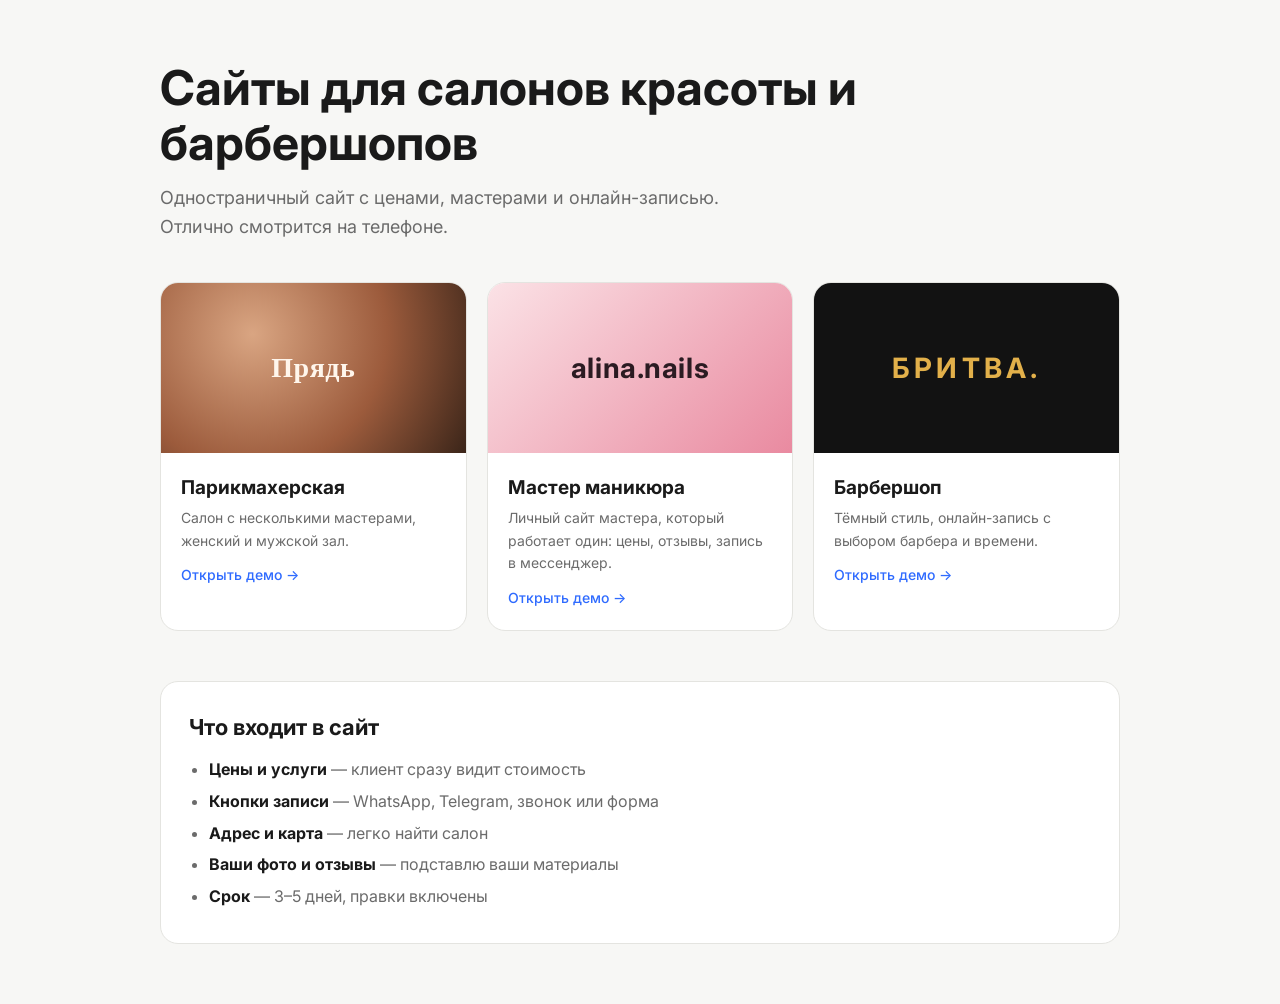
<file: index.html>
<!doctype html>
<html lang="ru">
<head>
<meta charset="utf-8">
<meta name="viewport" content="width=device-width, initial-scale=1">
<title>Сайты для салонов — портфолио</title>
<meta name="description" content="Одностраничные сайты для парикмахерских, мастеров маникюра и барбершопов.">
<link rel="preconnect" href="https://fonts.googleapis.com">
<link href="https://fonts.googleapis.com/css2?family=Inter:wght@400;500;700&display=swap" rel="stylesheet">
<style>
:root{--bg:#f7f7f5;--ink:#1a1a1a;--muted:#6b6b6b;--line:#e4e4e0;--accent:#2f6bff}
*{box-sizing:border-box;margin:0;padding:0}
body{background:var(--bg);color:var(--ink);font:16px/1.6 Inter,system-ui,sans-serif}
.wrap{max-width:1000px;margin:0 auto;padding:60px 20px}
h1{font-size:clamp(32px,5vw,48px);line-height:1.15;margin-bottom:14px}
.lead{color:var(--muted);font-size:18px;max-width:600px;margin-bottom:40px}
.grid{display:grid;grid-template-columns:repeat(auto-fit,minmax(280px,1fr));gap:20px}
.card{background:#fff;border:1px solid var(--line);border-radius:18px;overflow:hidden;text-decoration:none;color:inherit;transition:.2s}
.card:hover{transform:translateY(-4px);box-shadow:0 14px 30px rgba(0,0,0,.08)}
.prev{height:170px;display:grid;place-items:center;font-size:28px;font-weight:700;letter-spacing:.02em}
.card .body{padding:20px}
.card h2{font-size:19px;margin-bottom:4px}
.card p{color:var(--muted);font-size:14px}
.open{display:inline-block;margin-top:12px;color:var(--accent);font-weight:500;font-size:14px}
.box{margin-top:50px;background:#fff;border:1px solid var(--line);border-radius:18px;padding:28px}
.box h2{font-size:22px;margin-bottom:12px}
.box ul{padding-left:20px;color:var(--muted)}
.box li{margin:6px 0}
.box b{color:var(--ink)}
</style>
</head>
<body>
<div class="wrap">
  <h1>Сайты для салонов красоты и барбершопов</h1>
  <p class="lead">Одностраничный сайт с ценами, мастерами и онлайн-записью. Отлично смотрится на телефоне.</p>

  <div class="grid">
    <a class="card" href="demo-parikmaherskaya/">
      <div class="prev" style="background:radial-gradient(circle at 30% 30%,#d9a582,#9c5b3c 55%,#3b2519);color:#fff6ec;font-family:Georgia,serif">Прядь</div>
      <div class="body"><h2>Парикмахерская</h2><p>Салон с несколькими мастерами, женский и мужской зал.</p><span class="open">Открыть демо →</span></div>
    </a>
    <a class="card" href="demo-manikyur/">
      <div class="prev" style="background:linear-gradient(135deg,#fbe2e6,#e98aa0);color:#2b1b22">alina.nails</div>
      <div class="body"><h2>Мастер маникюра</h2><p>Личный сайт мастера, который работает один: цены, отзывы, запись в мессенджер.</p><span class="open">Открыть демо →</span></div>
    </a>
    <a class="card" href="demo-barbershop/">
      <div class="prev" style="background:#121212;color:#e2b04a;letter-spacing:.15em">БРИТВА.</div>
      <div class="body"><h2>Барбершоп</h2><p>Тёмный стиль, онлайн-запись с выбором барбера и времени.</p><span class="open">Открыть демо →</span></div>
    </a>
  </div>

  <div class="box">
    <h2>Что входит в сайт</h2>
    <ul>
      <li><b>Цены и услуги</b> — клиент сразу видит стоимость</li>
      <li><b>Кнопки записи</b> — WhatsApp, Telegram, звонок или форма</li>
      <li><b>Адрес и карта</b> — легко найти салон</li>
      <li><b>Ваши фото и отзывы</b> — подставлю ваши материалы</li>
      <li><b>Срок</b> — 3–5 дней, правки включены</li>
    </ul>
  </div>
</div>
</body>
</html>
</file>
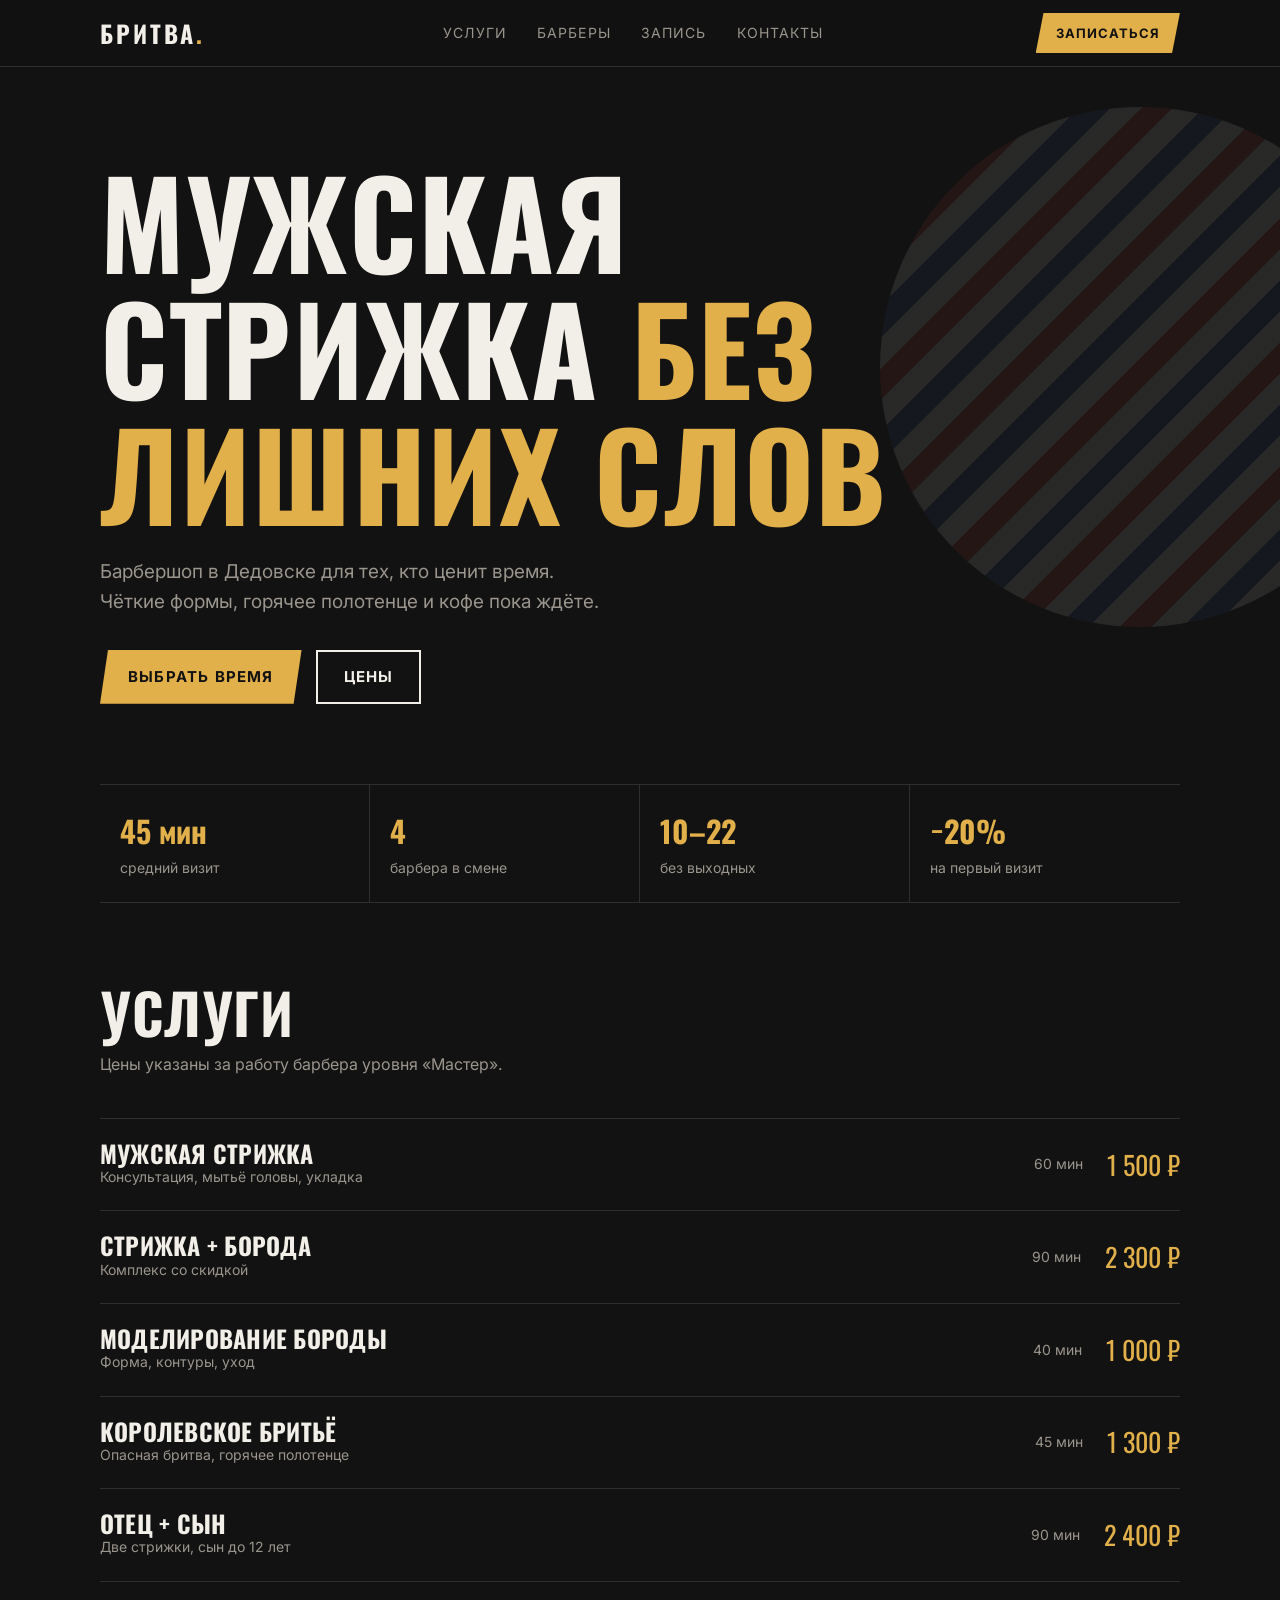
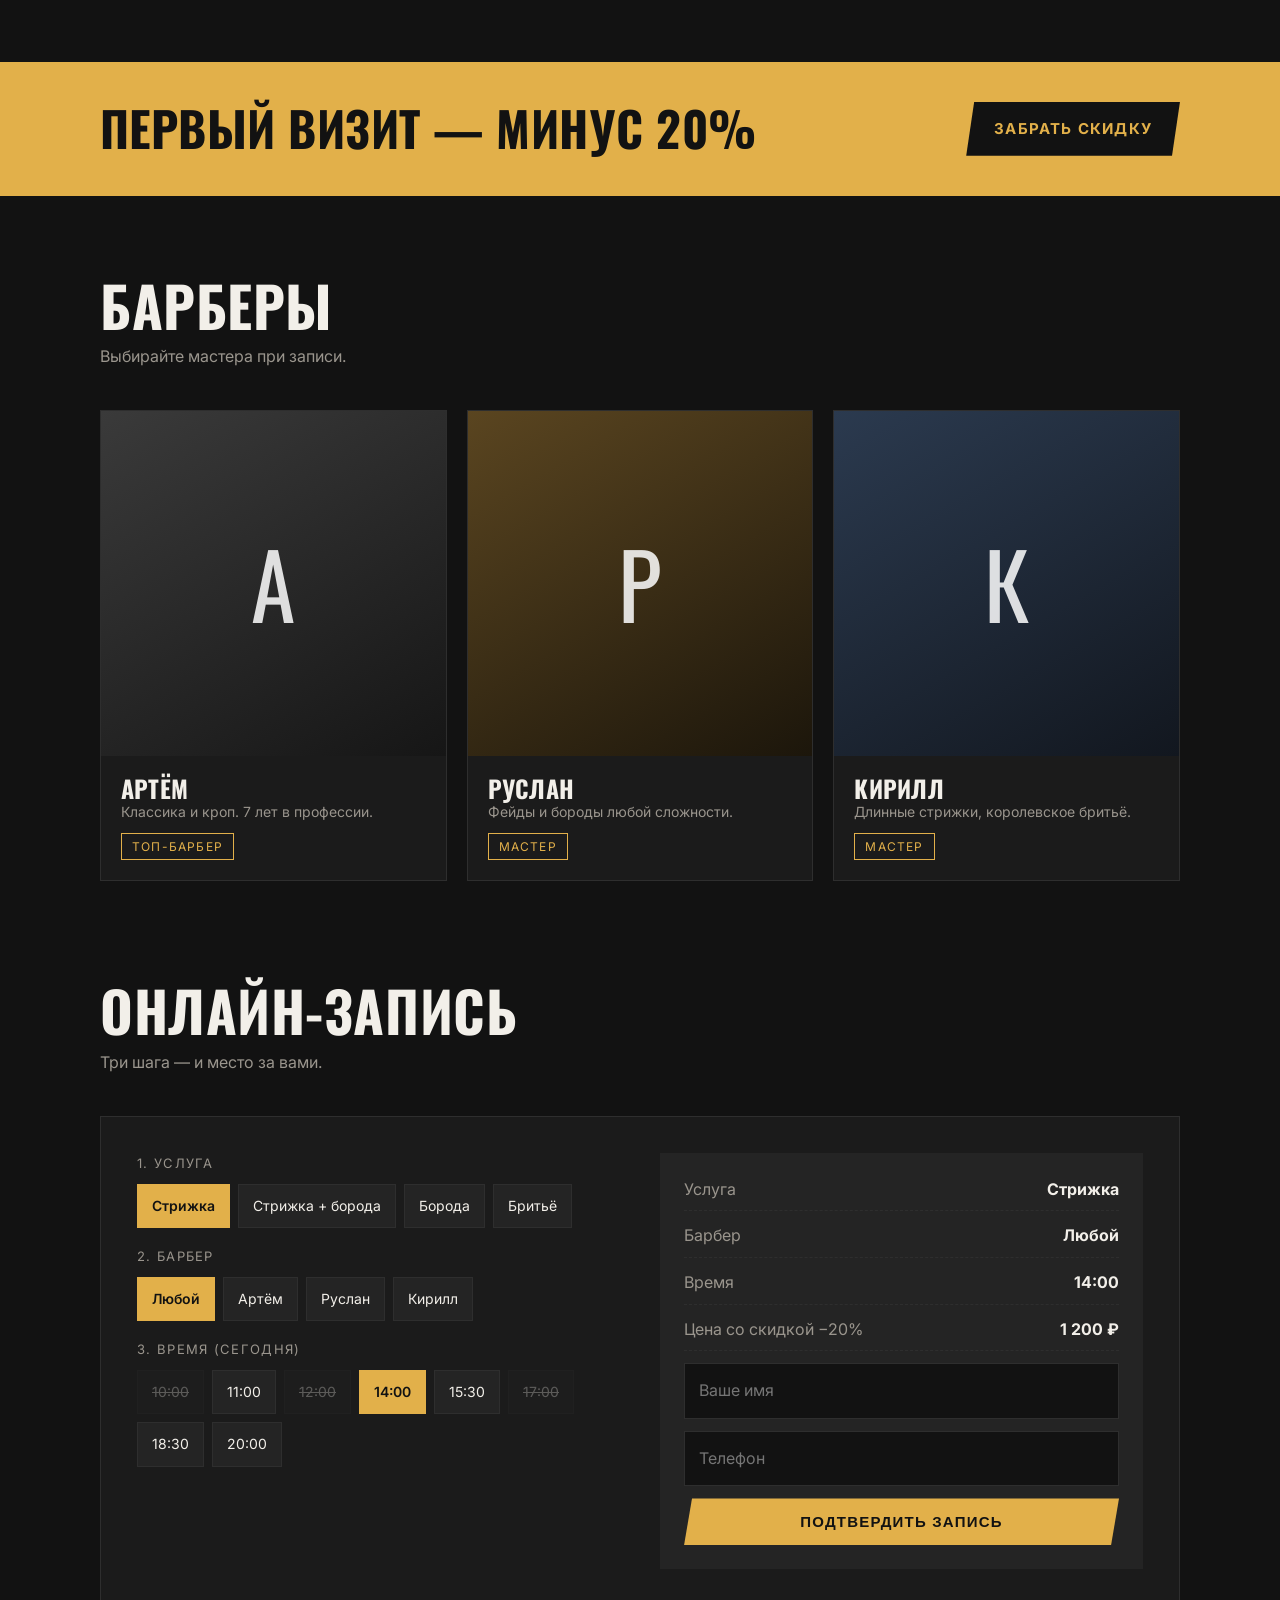
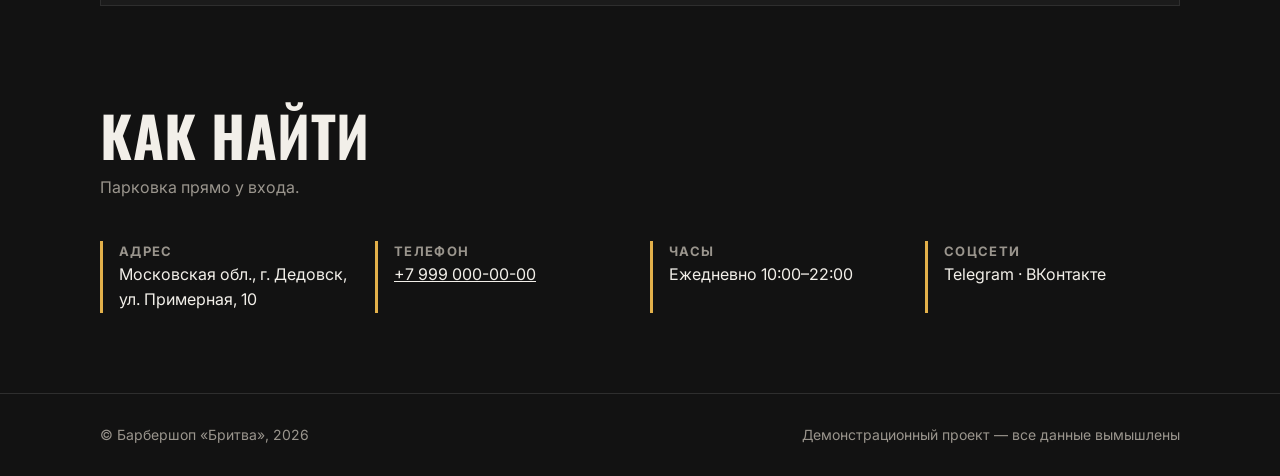
<file: demo-barbershop/index.html>
<!doctype html>
<html lang="ru">
<head>
<meta charset="utf-8">
<meta name="viewport" content="width=device-width, initial-scale=1">
<title>Барбершоп «Бритва» — Дедовск, Новая Рига</title>
<meta name="description" content="Мужские стрижки и бритьё в Дедовске. Онлайн-запись, первый визит −20%.">
<link rel="preconnect" href="https://fonts.googleapis.com">
<link href="https://fonts.googleapis.com/css2?family=Oswald:wght@500;700&family=Inter:wght@400;500;600&display=swap" rel="stylesheet">
<style>
:root{
  --bg:#121212; --surface:#1b1b1b; --surface2:#242424; --ink:#f2efe9; --muted:#9a958d;
  --accent:#e2b04a; --accent-ink:#121212; --line:#2e2e2e;
}
*{box-sizing:border-box;margin:0;padding:0}
html{scroll-behavior:smooth}
body{background:var(--bg);color:var(--ink);font:16px/1.6 Inter,system-ui,sans-serif}
h1,h2,h3{font-family:Oswald,Impact,sans-serif;font-weight:700;text-transform:uppercase;line-height:1.05;letter-spacing:.01em}
a{color:inherit}
.wrap{max-width:1120px;margin:0 auto;padding:0 20px}
.btn{display:inline-block;background:var(--accent);color:var(--accent-ink);text-decoration:none;font-weight:700;
  padding:15px 28px;border:0;cursor:pointer;font-size:15px;text-transform:uppercase;letter-spacing:.08em;transition:.2s;clip-path:polygon(8px 0,100% 0,calc(100% - 8px) 100%,0 100%)}
.btn:hover{background:#f0c464}
.btn.line{background:transparent;color:var(--ink);box-shadow:inset 0 0 0 2px var(--ink);clip-path:none}

header{position:sticky;top:0;z-index:10;background:rgba(18,18,18,.92);backdrop-filter:blur(8px);border-bottom:1px solid var(--line)}
header .wrap{display:flex;justify-content:space-between;align-items:center;height:66px}
.logo{font-family:Oswald,sans-serif;font-size:24px;font-weight:700;text-decoration:none;letter-spacing:.12em}
.logo span{color:var(--accent)}
nav a{margin-left:26px;text-decoration:none;color:var(--muted);font-size:14px;text-transform:uppercase;letter-spacing:.08em}
nav a:hover{color:var(--accent)}
@media(max-width:760px){nav{display:none}}

/* hero */
.hero{padding:90px 0 80px;position:relative;overflow:hidden}
.hero::after{content:"";position:absolute;right:-120px;top:40px;width:520px;height:520px;border-radius:50%;
  background:repeating-linear-gradient(-45deg,#c0392b 0 22px,#f2efe9 22px 44px,#2c4f8c 44px 66px,#f2efe9 66px 88px);opacity:.10}
.hero h1{font-size:clamp(52px,10vw,120px);max-width:900px;position:relative;z-index:1}
.hero h1 span{color:var(--accent)}
.hero p{color:var(--muted);font-size:19px;max-width:520px;margin:22px 0 32px;position:relative;z-index:1}
.hero .actions{display:flex;gap:14px;flex-wrap:wrap;position:relative;z-index:1}
.strip{display:grid;grid-template-columns:repeat(4,1fr);border-top:1px solid var(--line);border-bottom:1px solid var(--line)}
.strip div{padding:22px 20px;border-right:1px solid var(--line)}
.strip div:last-child{border:0}
.strip b{font-family:Oswald,sans-serif;font-size:30px;color:var(--accent);display:block}
.strip span{color:var(--muted);font-size:14px}
@media(max-width:760px){.strip{grid-template-columns:1fr 1fr}.strip div:nth-child(2){border-right:0}.strip div:nth-child(-n+2){border-bottom:1px solid var(--line)}}

section{padding:80px 0}
.title{font-size:clamp(36px,5vw,56px);margin-bottom:10px}
.sub{color:var(--muted);margin-bottom:40px}

/* services */
.svc{border-top:1px solid var(--line)}
.svc-row{display:grid;grid-template-columns:1fr auto auto;gap:24px;align-items:center;padding:22px 0;border-bottom:1px solid var(--line);transition:.2s}
.svc-row:hover{padding-left:12px;background:linear-gradient(90deg,rgba(226,176,74,.08),transparent)}
.svc-row h3{font-size:24px}
.svc-row p{color:var(--muted);font-size:14px;font-family:Inter,sans-serif;text-transform:none}
.svc-row .time{color:var(--muted);font-size:14px;white-space:nowrap}
.svc-row .cost{font-family:Oswald,sans-serif;font-size:26px;color:var(--accent);white-space:nowrap}
@media(max-width:600px){.svc-row{grid-template-columns:1fr auto}.svc-row .time{display:none}}

/* promo */
.promo{background:var(--accent);color:var(--accent-ink);padding:40px 0}
.promo .wrap{display:flex;justify-content:space-between;align-items:center;gap:24px;flex-wrap:wrap}
.promo h2{font-size:clamp(30px,4.5vw,48px)}
.promo .btn{background:var(--accent-ink);color:var(--accent)}

/* barbers */
.barbers{display:grid;grid-template-columns:repeat(auto-fit,minmax(240px,1fr));gap:20px}
.barber{background:var(--surface);border:1px solid var(--line)}
.barber .ph{aspect-ratio:1;display:grid;place-items:center;font-family:Oswald,sans-serif;font-size:90px;color:rgba(255,255,255,.85)}
.barber .info{padding:20px}
.barber h3{font-size:24px}
.barber p{color:var(--muted);font-size:14px}
.lvl{display:inline-block;margin-top:10px;font-size:12px;letter-spacing:.1em;text-transform:uppercase;color:var(--accent);border:1px solid var(--accent);padding:3px 10px}

/* booking */
.booking{background:var(--surface);border:1px solid var(--line);padding:36px;display:grid;grid-template-columns:1fr 1fr;gap:40px}
.step{font-size:13px;text-transform:uppercase;letter-spacing:.1em;color:var(--muted);margin:18px 0 10px}
.step:first-child{margin-top:0}
.chips{display:flex;flex-wrap:wrap;gap:8px}
.chip{background:var(--surface2);border:1px solid var(--line);color:var(--ink);padding:10px 14px;cursor:pointer;font:inherit;font-size:14px;transition:.15s}
.chip:hover{border-color:var(--accent)}
.chip.on{background:var(--accent);color:var(--accent-ink);border-color:var(--accent);font-weight:600}
.chip:disabled{opacity:.3;cursor:not-allowed;text-decoration:line-through}
.summary{background:var(--surface2);padding:24px;display:flex;flex-direction:column;gap:12px}
.summary .line2{display:flex;justify-content:space-between;border-bottom:1px dashed var(--line);padding-bottom:8px;color:var(--muted)}
.summary .line2 b{color:var(--ink)}
input{width:100%;padding:14px;background:var(--bg);border:1px solid var(--line);color:var(--ink);font:inherit}
.ok{display:none;background:#1f3a24;color:#9fe0a9;padding:12px;font-size:14px}
@media(max-width:820px){.booking{grid-template-columns:1fr;padding:22px}}

/* contacts */
.contacts{display:grid;grid-template-columns:repeat(auto-fit,minmax(220px,1fr));gap:20px}
.contacts div{border-left:3px solid var(--accent);padding-left:16px}
.contacts b{display:block;font-size:13px;text-transform:uppercase;letter-spacing:.1em;color:var(--muted)}

footer{padding:30px 0;border-top:1px solid var(--line);color:var(--muted);font-size:14px}
footer .wrap{display:flex;justify-content:space-between;flex-wrap:wrap;gap:10px}
</style>
</head>
<body>

<header>
  <div class="wrap">
    <a class="logo" href="#">БРИТВА<span>.</span></a>
    <nav>
      <a href="#services">Услуги</a>
      <a href="#barbers">Барберы</a>
      <a href="#book">Запись</a>
      <a href="#contacts">Контакты</a>
    </nav>
    <a class="btn" href="#book" style="padding:10px 20px;font-size:13px">Записаться</a>
  </div>
</header>

<div class="hero">
  <div class="wrap">
    <h1>Мужская стрижка <span>без лишних слов</span></h1>
    <p>Барбершоп в Дедовске для тех, кто ценит время. Чёткие формы, горячее полотенце и кофе пока ждёте.</p>
    <div class="actions">
      <a class="btn" href="#book">Выбрать время</a>
      <a class="btn line" href="#services">Цены</a>
    </div>
  </div>
</div>
<div class="wrap">
  <div class="strip">
    <div><b>45 мин</b><span>средний визит</span></div>
    <div><b>4</b><span>барбера в смене</span></div>
    <div><b>10–22</b><span>без выходных</span></div>
    <div><b>−20%</b><span>на первый визит</span></div>
  </div>
</div>

<section id="services">
  <div class="wrap">
    <h2 class="title">Услуги</h2>
    <p class="sub">Цены указаны за работу барбера уровня «Мастер».</p>
    <div class="svc">
      <div class="svc-row"><div><h3>Мужская стрижка</h3><p>Консультация, мытьё головы, укладка</p></div><span class="time">60 мин</span><span class="cost">1 500 ₽</span></div>
      <div class="svc-row"><div><h3>Стрижка + борода</h3><p>Комплекс со скидкой</p></div><span class="time">90 мин</span><span class="cost">2 300 ₽</span></div>
      <div class="svc-row"><div><h3>Моделирование бороды</h3><p>Форма, контуры, уход</p></div><span class="time">40 мин</span><span class="cost">1 000 ₽</span></div>
      <div class="svc-row"><div><h3>Королевское бритьё</h3><p>Опасная бритва, горячее полотенце</p></div><span class="time">45 мин</span><span class="cost">1 300 ₽</span></div>
      <div class="svc-row"><div><h3>Отец + сын</h3><p>Две стрижки, сын до 12 лет</p></div><span class="time">90 мин</span><span class="cost">2 400 ₽</span></div>
    </div>
  </div>
</section>

<div class="promo">
  <div class="wrap">
    <h2>Первый визит — минус 20%</h2>
    <a class="btn" href="#book">Забрать скидку</a>
  </div>
</div>

<section id="barbers">
  <div class="wrap">
    <h2 class="title">Барберы</h2>
    <p class="sub">Выбирайте мастера при записи.</p>
    <div class="barbers">
      <div class="barber"><div class="ph" style="background:linear-gradient(150deg,#3a3a3a,#161616)">А</div><div class="info"><h3>Артём</h3><p>Классика и кроп. 7 лет в профессии.</p><span class="lvl">Топ-барбер</span></div></div>
      <div class="barber"><div class="ph" style="background:linear-gradient(150deg,#5a4520,#1c160b)">Р</div><div class="info"><h3>Руслан</h3><p>Фейды и бороды любой сложности.</p><span class="lvl">Мастер</span></div></div>
      <div class="barber"><div class="ph" style="background:linear-gradient(150deg,#2b3a4f,#12171f)">К</div><div class="info"><h3>Кирилл</h3><p>Длинные стрижки, королевское бритьё.</p><span class="lvl">Мастер</span></div></div>
    </div>
  </div>
</section>

<section id="book" style="padding-top:20px">
  <div class="wrap">
    <h2 class="title">Онлайн-запись</h2>
    <p class="sub">Три шага — и место за вами.</p>
    <div class="booking">
      <div>
        <div class="step">1. Услуга</div>
        <div class="chips" data-group="svc">
          <button class="chip on" data-price="1500">Стрижка</button>
          <button class="chip" data-price="2300">Стрижка + борода</button>
          <button class="chip" data-price="1000">Борода</button>
          <button class="chip" data-price="1300">Бритьё</button>
        </div>
        <div class="step">2. Барбер</div>
        <div class="chips" data-group="who">
          <button class="chip on">Любой</button>
          <button class="chip">Артём</button>
          <button class="chip">Руслан</button>
          <button class="chip">Кирилл</button>
        </div>
        <div class="step">3. Время (сегодня)</div>
        <div class="chips" data-group="time">
          <button class="chip" disabled>10:00</button>
          <button class="chip">11:00</button>
          <button class="chip" disabled>12:00</button>
          <button class="chip on">14:00</button>
          <button class="chip">15:30</button>
          <button class="chip" disabled>17:00</button>
          <button class="chip">18:30</button>
          <button class="chip">20:00</button>
        </div>
      </div>
      <form class="summary" id="f">
        <div class="line2"><span>Услуга</span><b id="s-svc">Стрижка</b></div>
        <div class="line2"><span>Барбер</span><b id="s-who">Любой</b></div>
        <div class="line2"><span>Время</span><b id="s-time">14:00</b></div>
        <div class="line2"><span>Цена со скидкой −20%</span><b id="s-price">1 200 ₽</b></div>
        <input required placeholder="Ваше имя">
        <input required type="tel" placeholder="Телефон">
        <button class="btn" type="submit">Подтвердить запись</button>
        <div class="ok" id="ok">Готово! Ждём вас. (Демо: запись никуда не отправляется.)</div>
      </form>
    </div>
  </div>
</section>

<section id="contacts" style="padding-top:20px">
  <div class="wrap">
    <h2 class="title">Как найти</h2>
    <p class="sub">Парковка прямо у входа.</p>
    <div class="contacts">
      <div><b>Адрес</b>Московская обл., г. Дедовск, ул. Примерная, 10</div>
      <div><b>Телефон</b><a href="tel:+79990000000">+7 999 000-00-00</a></div>
      <div><b>Часы</b>Ежедневно 10:00–22:00</div>
      <div><b>Соцсети</b>Telegram · ВКонтакте</div>
    </div>
  </div>
</section>

<footer>
  <div class="wrap">
    <span>© Барбершоп «Бритва», 2026</span>
    <span>Демонстрационный проект — все данные вымышлены</span>
  </div>
</footer>

<script>
const fmt=n=>n.toLocaleString('ru-RU')+' ₽';
document.querySelectorAll('.chips').forEach(g=>{
  g.addEventListener('click',e=>{
    const b=e.target.closest('.chip'); if(!b||b.disabled) return;
    e.preventDefault();
    g.querySelectorAll('.chip').forEach(c=>c.classList.remove('on')); b.classList.add('on');
    const k=g.dataset.group;
    document.getElementById('s-'+k).textContent=b.textContent;
    if(k==='svc') document.getElementById('s-price').textContent=fmt(Math.round(b.dataset.price*0.8));
  });
});
document.getElementById('f').addEventListener('submit',function(e){
  e.preventDefault();document.getElementById('ok').style.display='block';
});
</script>
</body>
</html>
</file>
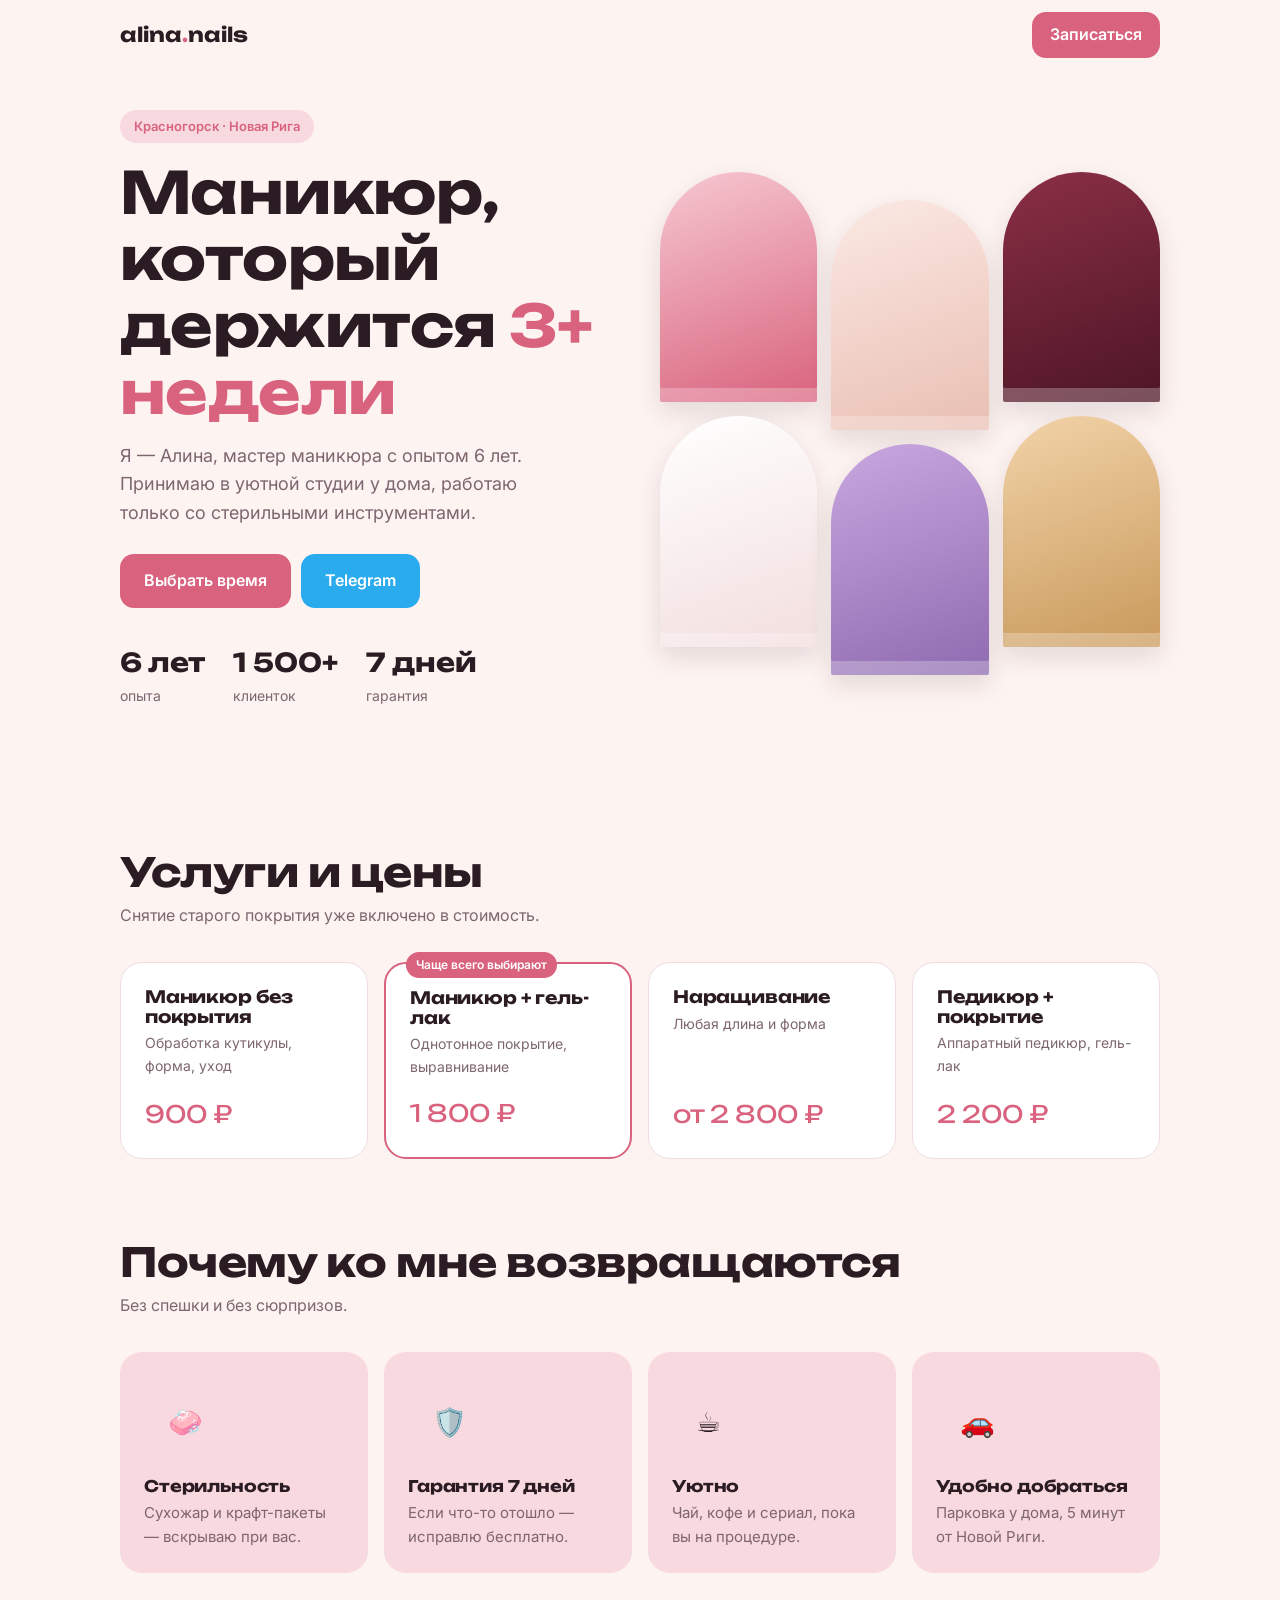
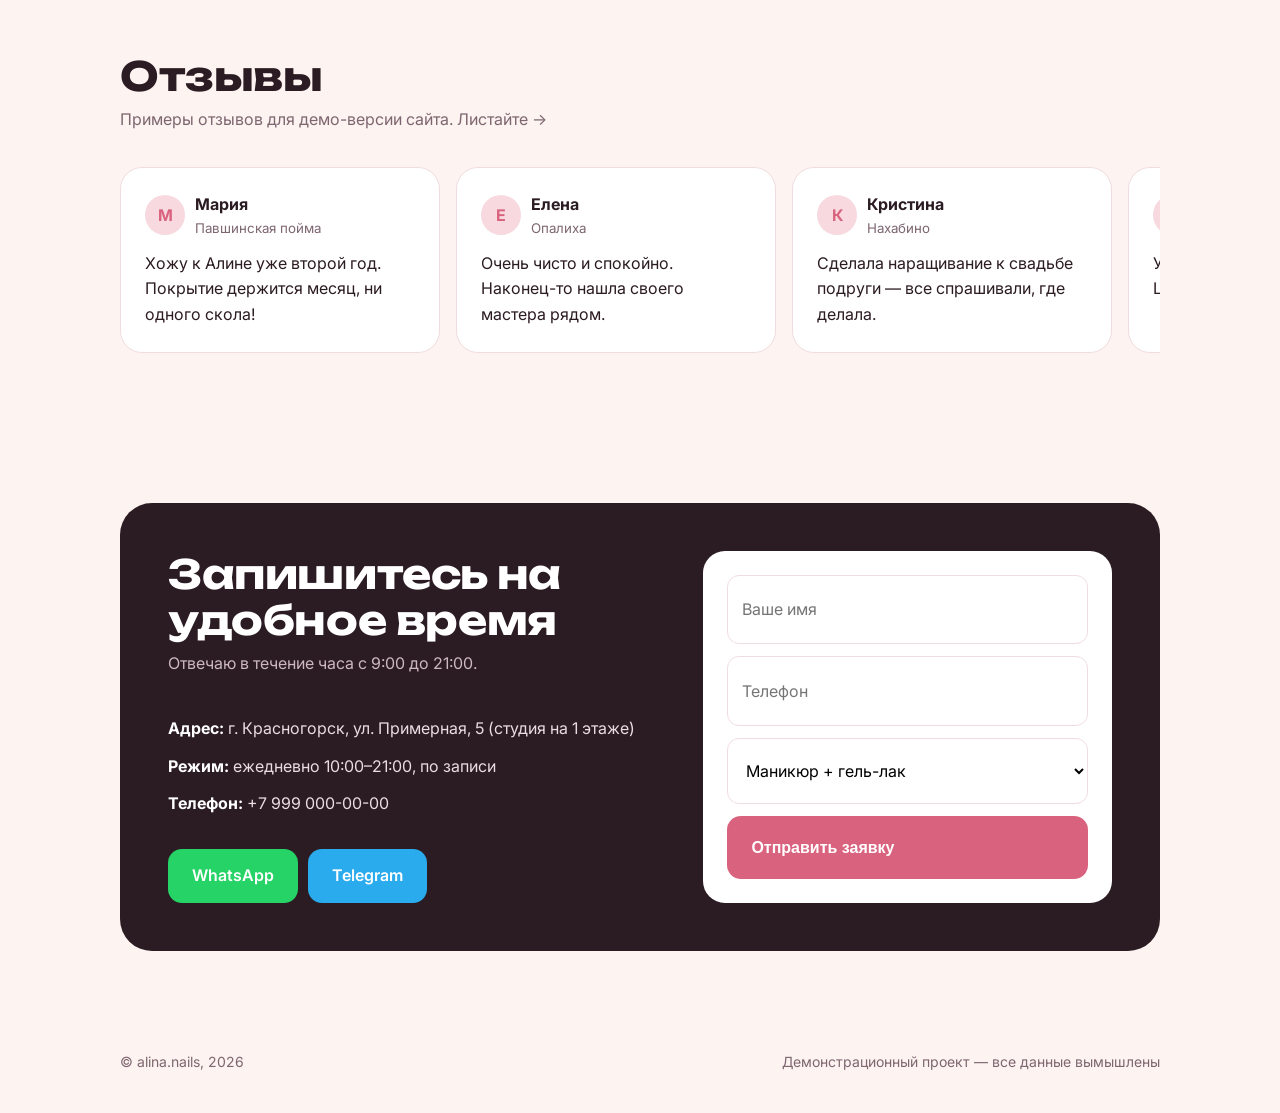
<file: demo-manikyur/index.html>
<!doctype html>
<html lang="ru">
<head>
<meta charset="utf-8">
<meta name="viewport" content="width=device-width, initial-scale=1">
<title>Алина Nails — маникюр на Новой Риге</title>
<meta name="description" content="Маникюр и педикюр в Красногорске на Новой Риге. Стерильно, аккуратно, гарантия 7 дней.">
<link rel="preconnect" href="https://fonts.googleapis.com">
<link href="https://fonts.googleapis.com/css2?family=Unbounded:wght@500;700&family=Inter:wght@400;500;600&display=swap" rel="stylesheet">
<style>
:root{
  --bg:#fdf3f1; --surface:#ffffff; --ink:#2b1b22; --muted:#7d6670;
  --accent:#d9637e; --accent-soft:#f7d9df; --line:#f0dde0;
}
*{box-sizing:border-box;margin:0;padding:0}
html{scroll-behavior:smooth}
body{background:var(--bg);color:var(--ink);font:16px/1.6 Inter,system-ui,sans-serif}
h1,h2,h3{font-family:Unbounded,system-ui,sans-serif;font-weight:700;line-height:1.15;letter-spacing:-.01em}
a{color:inherit}
.wrap{max-width:1080px;margin:0 auto;padding:0 20px}
.btn{display:inline-flex;align-items:center;gap:8px;background:var(--accent);color:#fff;text-decoration:none;
  padding:14px 24px;border-radius:14px;font-weight:600;border:0;cursor:pointer;font-size:16px;transition:.2s}
.btn:hover{transform:translateY(-2px);box-shadow:0 8px 20px rgba(217,99,126,.35)}
.btn.tg{background:#2aabee}.btn.wa{background:#25d366}
.pill{display:inline-block;background:var(--accent-soft);color:var(--accent);padding:6px 14px;border-radius:999px;font-weight:600;font-size:13px}

header .wrap{display:flex;justify-content:space-between;align-items:center;height:70px}
.logo{font-family:Unbounded,sans-serif;font-weight:700;font-size:20px;text-decoration:none}
.logo span{color:var(--accent)}

/* hero */
.hero{padding:40px 0 70px}
.hero .wrap{display:grid;grid-template-columns:1fr 1fr;gap:40px;align-items:center}
.hero h1{font-size:clamp(34px,5.5vw,58px);margin:16px 0}
.hero h1 em{font-style:normal;color:var(--accent)}
.hero p{color:var(--muted);font-size:18px;margin-bottom:26px;max-width:440px}
.hero .actions{display:flex;gap:10px;flex-wrap:wrap}
.facts{display:flex;gap:28px;margin-top:34px;flex-wrap:wrap}
.facts b{font-family:Unbounded,sans-serif;font-size:26px;display:block}
.facts span{color:var(--muted);font-size:14px}
.palette{display:grid;grid-template-columns:repeat(3,1fr);gap:14px}
.nail{aspect-ratio:3/4.4;border-radius:999px 999px 26px 26px;box-shadow:inset 0 -14px 0 rgba(255,255,255,.25),0 10px 24px rgba(43,27,34,.12)}
.nail:nth-child(3n+2){transform:translateY(28px)}
@media(max-width:760px){.hero .wrap{grid-template-columns:1fr}.palette{max-width:340px}}

section{padding:70px 0}
.title{font-size:clamp(28px,4vw,40px);margin-bottom:8px}
.sub{color:var(--muted);margin-bottom:34px}

/* prices */
.prices{display:grid;grid-template-columns:repeat(auto-fit,minmax(230px,1fr));gap:16px}
.price{background:var(--surface);border:1px solid var(--line);border-radius:22px;padding:24px;display:flex;flex-direction:column;gap:6px}
.price h3{font-size:17px}
.price p{color:var(--muted);font-size:14px;flex:1}
.price .cost{font-family:Unbounded,sans-serif;font-size:24px;color:var(--accent);margin-top:10px}
.price.hit{border:2px solid var(--accent);position:relative}
.price.hit::before{content:"Чаще всего выбирают";position:absolute;top:-12px;left:20px;background:var(--accent);color:#fff;font-size:12px;font-weight:600;padding:3px 10px;border-radius:999px}

/* why */
.why{display:grid;grid-template-columns:repeat(auto-fit,minmax(230px,1fr));gap:16px}
.why div{background:var(--accent-soft);border-radius:22px;padding:24px}
.why .ico{font-size:28px;margin-bottom:8px}
.why h3{font-size:16px;margin-bottom:6px}
.why p{color:var(--muted);font-size:15px}

/* reviews */
.reviews{display:flex;gap:16px;overflow-x:auto;scroll-snap-type:x mandatory;padding-bottom:10px}
.review{flex:0 0 min(320px,85%);scroll-snap-align:start;background:var(--surface);border:1px solid var(--line);border-radius:22px;padding:24px}
.review .who{display:flex;align-items:center;gap:10px;margin-bottom:12px}
.review .av{width:40px;height:40px;border-radius:50%;background:var(--accent-soft);color:var(--accent);display:grid;place-items:center;font-weight:700}
.review small{color:var(--muted);display:block}

/* booking */
.cta{background:var(--ink);color:#fff;border-radius:32px;padding:48px;display:grid;grid-template-columns:1.1fr .9fr;gap:36px}
.cta .sub{color:#cdb8c0}
.cta ul{list-style:none;margin:20px 0 26px}
.cta li{padding:6px 0;color:#e9dde2}
.cta li b{color:#fff}
form{background:#fff;color:var(--ink);border-radius:22px;padding:24px;display:grid;gap:12px}
input,select{width:100%;padding:13px 14px;border:1px solid var(--line);border-radius:12px;font:inherit;background:#fff}
.ok{display:none;background:#e7f4ea;color:#2c6a3a;padding:12px;border-radius:12px;font-size:14px}
@media(max-width:760px){.cta{grid-template-columns:1fr;padding:28px 20px;border-radius:24px}}

footer{padding:30px 0 40px;color:var(--muted);font-size:14px}
footer .wrap{display:flex;justify-content:space-between;flex-wrap:wrap;gap:10px}
</style>
</head>
<body>

<header>
  <div class="wrap">
    <a class="logo" href="#">alina<span>.</span>nails</a>
    <a class="btn" href="#book" style="padding:10px 18px">Записаться</a>
  </div>
</header>

<div class="hero">
  <div class="wrap">
    <div>
      <span class="pill">Красногорск · Новая Рига</span>
      <h1>Маникюр, который держится <em>3+ недели</em></h1>
      <p>Я — Алина, мастер маникюра с опытом 6 лет. Принимаю в уютной студии у дома, работаю только со стерильными инструментами.</p>
      <div class="actions">
        <a class="btn" href="#book">Выбрать время</a>
        <a class="btn tg" href="#book">Telegram</a>
      </div>
      <div class="facts">
        <div><b>6 лет</b><span>опыта</span></div>
        <div><b>1 500+</b><span>клиенток</span></div>
        <div><b>7 дней</b><span>гарантия</span></div>
      </div>
    </div>
    <div class="palette" aria-hidden="true">
      <div class="nail" style="background:linear-gradient(160deg,#f6c8d1,#d9637e)"></div>
      <div class="nail" style="background:linear-gradient(160deg,#fbe9e4,#e9bfb3)"></div>
      <div class="nail" style="background:linear-gradient(160deg,#8b2f45,#4d1626)"></div>
      <div class="nail" style="background:linear-gradient(160deg,#fff,#f3dede)"></div>
      <div class="nail" style="background:linear-gradient(160deg,#c9a7e0,#8f6bb0)"></div>
      <div class="nail" style="background:linear-gradient(160deg,#f2d3a8,#c99a5c)"></div>
    </div>
  </div>
</div>

<section id="prices">
  <div class="wrap">
    <h2 class="title">Услуги и цены</h2>
    <p class="sub">Снятие старого покрытия уже включено в стоимость.</p>
    <div class="prices">
      <div class="price"><h3>Маникюр без покрытия</h3><p>Обработка кутикулы, форма, уход</p><div class="cost">900 ₽</div></div>
      <div class="price hit"><h3>Маникюр + гель-лак</h3><p>Однотонное покрытие, выравнивание</p><div class="cost">1 800 ₽</div></div>
      <div class="price"><h3>Наращивание</h3><p>Любая длина и форма</p><div class="cost">от 2 800 ₽</div></div>
      <div class="price"><h3>Педикюр + покрытие</h3><p>Аппаратный педикюр, гель-лак</p><div class="cost">2 200 ₽</div></div>
    </div>
  </div>
</section>

<section style="padding-top:10px">
  <div class="wrap">
    <h2 class="title">Почему ко мне возвращаются</h2>
    <p class="sub">Без спешки и без сюрпризов.</p>
    <div class="why">
      <div><div class="ico">🧼</div><h3>Стерильность</h3><p>Сухожар и крафт-пакеты — вскрываю при вас.</p></div>
      <div><div class="ico">🛡️</div><h3>Гарантия 7 дней</h3><p>Если что-то отошло — исправлю бесплатно.</p></div>
      <div><div class="ico">☕</div><h3>Уютно</h3><p>Чай, кофе и сериал, пока вы на процедуре.</p></div>
      <div><div class="ico">🚗</div><h3>Удобно добраться</h3><p>Парковка у дома, 5 минут от Новой Риги.</p></div>
    </div>
  </div>
</section>

<section style="padding-top:10px">
  <div class="wrap">
    <h2 class="title">Отзывы</h2>
    <p class="sub">Примеры отзывов для демо-версии сайта. Листайте →</p>
    <div class="reviews">
      <div class="review"><div class="who"><div class="av">М</div><div><b>Мария</b><small>Павшинская пойма</small></div></div><p>Хожу к Алине уже второй год. Покрытие держится месяц, ни одного скола!</p></div>
      <div class="review"><div class="who"><div class="av">Е</div><div><b>Елена</b><small>Опалиха</small></div></div><p>Очень чисто и спокойно. Наконец-то нашла своего мастера рядом.</p></div>
      <div class="review"><div class="who"><div class="av">К</div><div><b>Кристина</b><small>Нахабино</small></div></div><p>Сделала наращивание к свадьбе подруги — все спрашивали, где делала.</p></div>
      <div class="review"><div class="who"><div class="av">Д</div><div><b>Дарья</b><small>Красногорск</small></div></div><p>Удобная запись, всегда вовремя. Цены честные, без доплат.</p></div>
    </div>
  </div>
</section>

<section id="book">
  <div class="wrap">
    <div class="cta">
      <div>
        <h2 class="title">Запишитесь на удобное время</h2>
        <p class="sub">Отвечаю в течение часа с 9:00 до 21:00.</p>
        <ul>
          <li><b>Адрес:</b> г. Красногорск, ул. Примерная, 5 (студия на 1 этаже)</li>
          <li><b>Режим:</b> ежедневно 10:00–21:00, по записи</li>
          <li><b>Телефон:</b> +7 999 000-00-00</li>
        </ul>
        <div style="display:flex;gap:10px;flex-wrap:wrap">
          <a class="btn wa" href="#book">WhatsApp</a>
          <a class="btn tg" href="#book">Telegram</a>
        </div>
      </div>
      <form id="f">
        <input required placeholder="Ваше имя">
        <input required type="tel" placeholder="Телефон">
        <select><option>Маникюр + гель-лак</option><option>Маникюр без покрытия</option><option>Наращивание</option><option>Педикюр + покрытие</option></select>
        <button class="btn" type="submit">Отправить заявку</button>
        <div class="ok" id="ok">Заявка принята! Напишу вам в течение часа. (Демо: заявка никуда не отправляется.)</div>
      </form>
    </div>
  </div>
</section>

<footer>
  <div class="wrap">
    <span>© alina.nails, 2026</span>
    <span>Демонстрационный проект — все данные вымышлены</span>
  </div>
</footer>

<script>
document.getElementById('f').addEventListener('submit',function(e){
  e.preventDefault();document.getElementById('ok').style.display='block';this.reset();
});
</script>
</body>
</html>
</file>
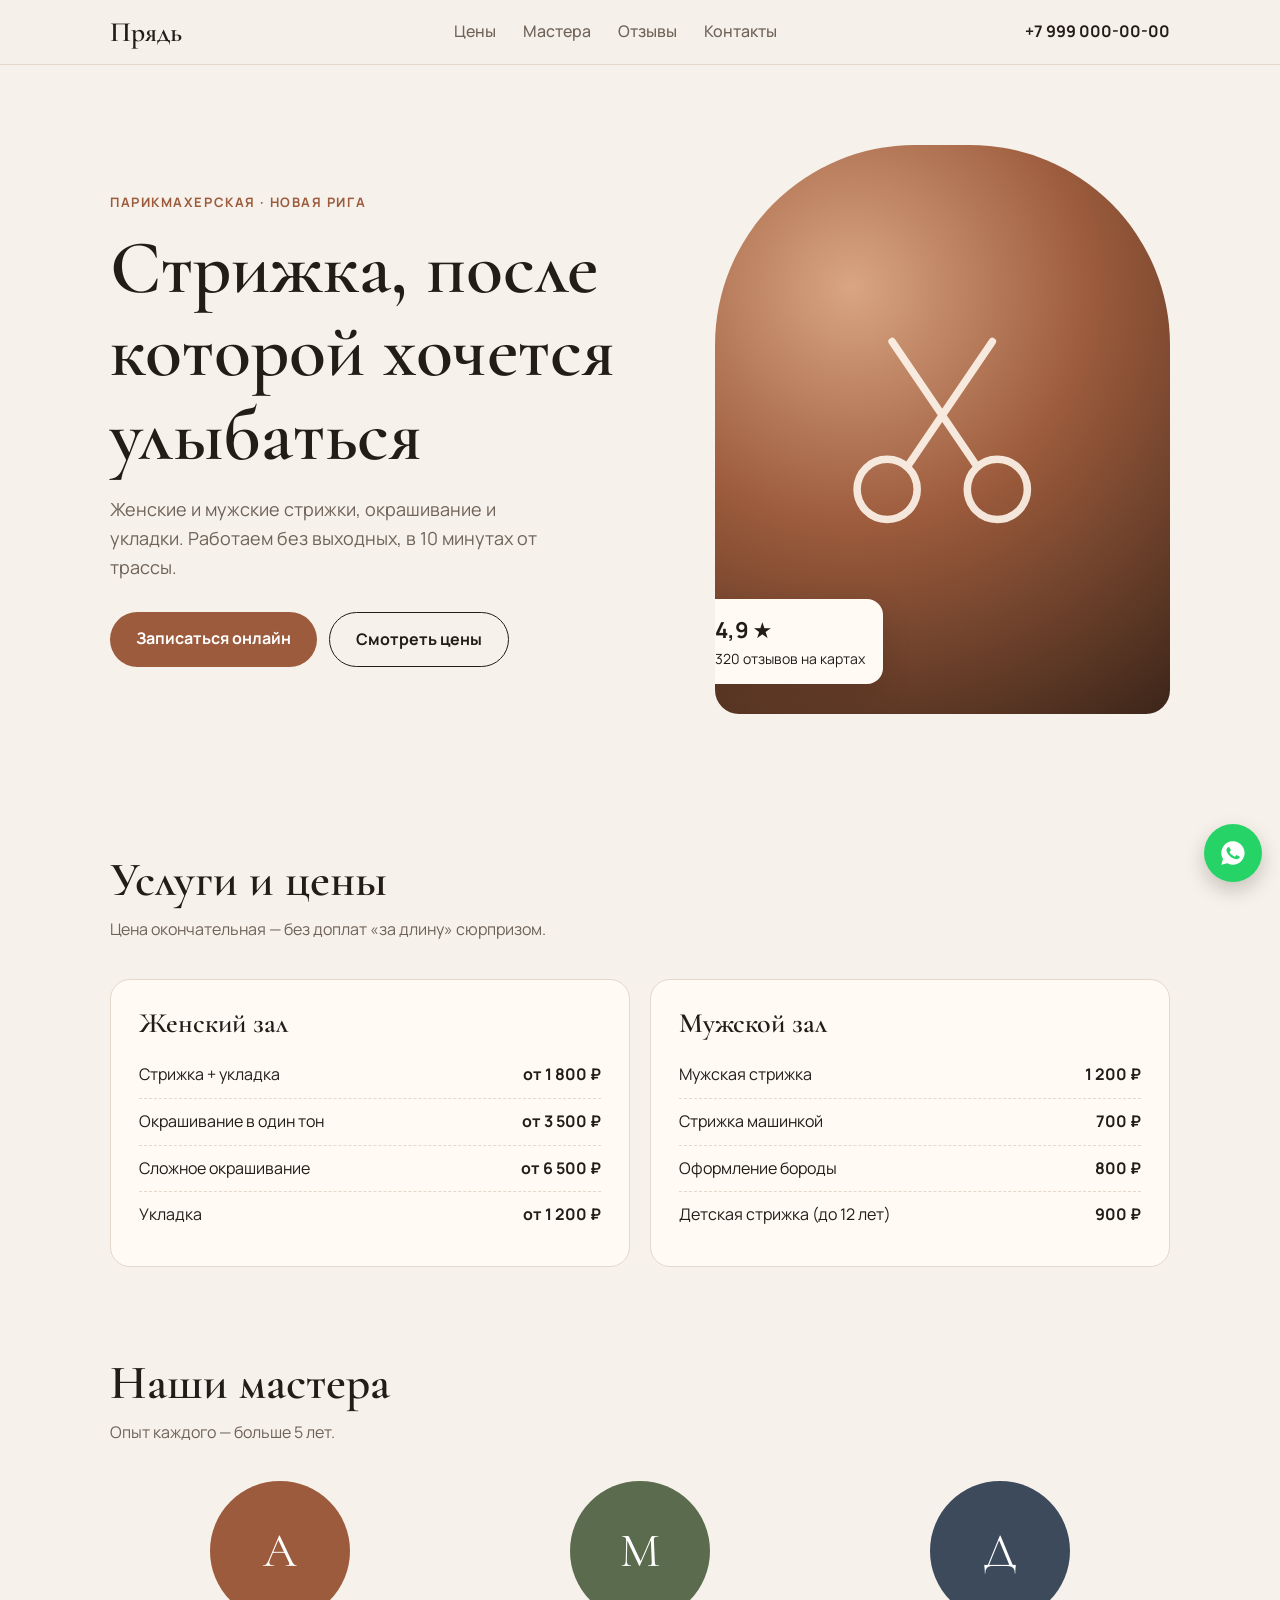
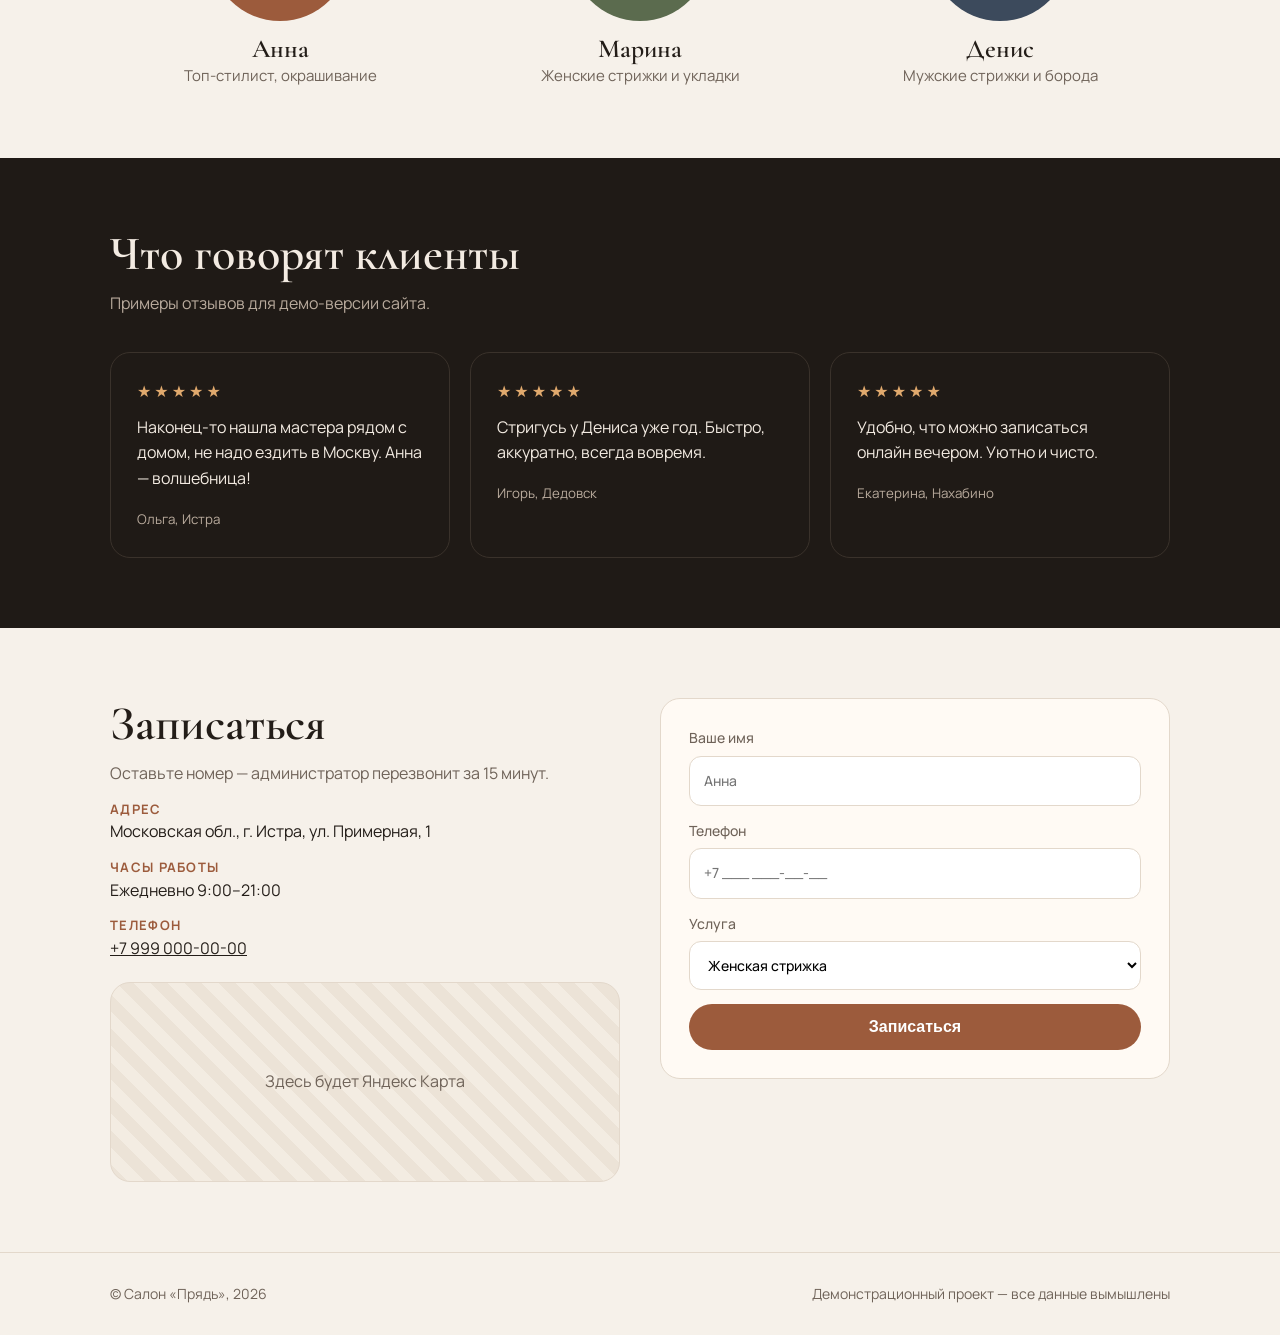
<file: demo-parikmaherskaya/index.html>
<!doctype html>
<html lang="ru">
<head>
<meta charset="utf-8">
<meta name="viewport" content="width=device-width, initial-scale=1">
<title>Салон «Прядь» — парикмахерская на Новой Риге</title>
<meta name="description" content="Стрижки, окрашивание и укладки в Истре на Новой Риге. Онлайн-запись.">
<link rel="preconnect" href="https://fonts.googleapis.com">
<link href="https://fonts.googleapis.com/css2?family=Cormorant+Garamond:wght@500;600&family=Manrope:wght@400;500;700&display=swap" rel="stylesheet">
<style>
:root{
  --bg:#f6f1ea; --surface:#fffaf4; --ink:#231d18; --muted:#6f6359;
  --accent:#9c5b3c; --accent-ink:#fff; --line:#e3d8cb; --dark:#1f1a16;
}
*{box-sizing:border-box;margin:0;padding:0}
html{scroll-behavior:smooth}
body{background:var(--bg);color:var(--ink);font:16px/1.6 Manrope,system-ui,sans-serif}
h1,h2,h3{font-family:"Cormorant Garamond",Georgia,serif;font-weight:600;line-height:1.1}
a{color:inherit}
.wrap{max-width:1100px;margin:0 auto;padding:0 20px}
.btn{display:inline-block;background:var(--accent);color:var(--accent-ink);text-decoration:none;
  padding:14px 26px;border-radius:999px;font-weight:700;border:0;cursor:pointer;font-size:16px;transition:.2s}
.btn:hover{filter:brightness(1.1);transform:translateY(-1px)}
.btn.ghost{background:transparent;color:var(--ink);border:1.5px solid var(--ink)}

/* header */
header{position:sticky;top:0;z-index:10;background:rgba(246,241,234,.9);backdrop-filter:blur(8px);border-bottom:1px solid var(--line)}
header .wrap{display:flex;align-items:center;justify-content:space-between;height:64px}
.logo{font-family:"Cormorant Garamond",serif;font-size:28px;font-weight:600;text-decoration:none}
nav a{margin-left:24px;text-decoration:none;color:var(--muted);font-weight:500}
nav a:hover{color:var(--ink)}
.tel{font-weight:700;text-decoration:none}
@media(max-width:760px){nav{display:none}}

/* hero */
.hero{padding:80px 0 70px}
.hero .wrap{display:grid;grid-template-columns:1.1fr .9fr;gap:48px;align-items:center}
.kicker{color:var(--accent);font-weight:700;letter-spacing:.12em;text-transform:uppercase;font-size:13px}
.hero h1{font-size:clamp(44px,7vw,76px);margin:14px 0 18px}
.hero p{color:var(--muted);font-size:18px;max-width:460px;margin-bottom:30px}
.hero .actions{display:flex;gap:12px;flex-wrap:wrap}
.hero-art{aspect-ratio:4/5;border-radius:200px 200px 24px 24px;position:relative;overflow:hidden;
  background:radial-gradient(circle at 30% 25%,#d9a582 0,#9c5b3c 45%,#3b2519 100%)}
.hero-art svg{position:absolute;inset:0;margin:auto;width:55%;opacity:.9}
.badge{position:absolute;left:-18px;bottom:30px;background:var(--surface);border-radius:16px;padding:14px 18px;
  box-shadow:0 10px 30px rgba(0,0,0,.12);font-size:14px}
.badge b{font-size:22px;display:block}
@media(max-width:760px){.hero{padding:40px 0}.hero .wrap{grid-template-columns:1fr}.hero-art{max-width:340px;margin:0 auto;width:100%}.badge{left:10px}}

section{padding:70px 0}
.title{font-size:clamp(34px,5vw,48px);margin-bottom:10px}
.sub{color:var(--muted);margin-bottom:36px}

/* prices */
.prices{display:grid;grid-template-columns:repeat(auto-fit,minmax(300px,1fr));gap:20px}
.card{background:var(--surface);border:1px solid var(--line);border-radius:20px;padding:28px}
.card h3{font-size:28px;margin-bottom:14px}
.row{display:flex;justify-content:space-between;gap:12px;padding:10px 0;border-bottom:1px dashed var(--line)}
.row:last-child{border:0}
.row span:last-child{font-weight:700;white-space:nowrap}

/* masters */
.masters{display:grid;grid-template-columns:repeat(auto-fit,minmax(220px,1fr));gap:20px}
.master{text-align:center}
.ava{width:140px;height:140px;border-radius:50%;margin:0 auto 14px;display:grid;place-items:center;
  font-family:"Cormorant Garamond",serif;font-size:48px;color:#fff}
.master h3{font-size:26px}
.master p{color:var(--muted);font-size:15px}

/* reviews */
.dark{background:var(--dark);color:#f3ebe2}
.dark .sub{color:#b9ab9d}
.reviews{display:grid;grid-template-columns:repeat(auto-fit,minmax(260px,1fr));gap:20px}
.review{border:1px solid #3a322b;border-radius:20px;padding:26px}
.stars{color:#e0a96d;letter-spacing:3px;margin-bottom:10px}
.review p{margin-bottom:14px}
.review small{color:#b9ab9d}

/* booking */
.book{display:grid;grid-template-columns:1fr 1fr;gap:40px;align-items:start}
form{background:var(--surface);border:1px solid var(--line);border-radius:20px;padding:28px;display:grid;gap:14px}
label{font-size:14px;font-weight:500;color:var(--muted)}
input,select{width:100%;margin-top:6px;padding:13px 14px;border:1px solid var(--line);border-radius:12px;font:inherit;background:#fff}
.info p{margin-bottom:12px}
.info b{display:block;font-size:13px;text-transform:uppercase;letter-spacing:.1em;color:var(--accent)}
.map{margin-top:20px;height:200px;border-radius:20px;border:1px solid var(--line);
  background:repeating-linear-gradient(45deg,#ece3d7 0 12px,#f3ece2 12px 24px);display:grid;place-items:center;color:var(--muted)}
.ok{display:none;background:#e7f2e6;color:#2f5b2c;padding:12px;border-radius:12px}
@media(max-width:760px){.book{grid-template-columns:1fr}}

footer{padding:30px 0;border-top:1px solid var(--line);color:var(--muted);font-size:14px}
footer .wrap{display:flex;justify-content:space-between;gap:12px;flex-wrap:wrap}
.float{position:fixed;right:18px;bottom:18px;z-index:20;width:58px;height:58px;border-radius:50%;
  background:#25d366;display:grid;place-items:center;box-shadow:0 8px 20px rgba(0,0,0,.2)}
</style>
</head>
<body>

<header>
  <div class="wrap">
    <a class="logo" href="#">Прядь</a>
    <nav>
      <a href="#prices">Цены</a>
      <a href="#masters">Мастера</a>
      <a href="#reviews">Отзывы</a>
      <a href="#book">Контакты</a>
    </nav>
    <a class="tel" href="tel:+79990000000">+7 999 000-00-00</a>
  </div>
</header>

<div class="hero">
  <div class="wrap">
    <div>
      <div class="kicker">Парикмахерская · Новая Рига</div>
      <h1>Стрижка, после которой хочется улыбаться</h1>
      <p>Женские и мужские стрижки, окрашивание и укладки. Работаем без выходных, в 10 минутах от трассы.</p>
      <div class="actions">
        <a class="btn" href="#book">Записаться онлайн</a>
        <a class="btn ghost" href="#prices">Смотреть цены</a>
      </div>
    </div>
    <div class="hero-art">
      <svg viewBox="0 0 100 100" fill="none" stroke="#fff6ec" stroke-width="3" stroke-linecap="round">
        <circle cx="28" cy="74" r="12"/><circle cx="72" cy="74" r="12"/>
        <path d="M36 65 L70 15 M64 65 L30 15"/>
      </svg>
      <div class="badge"><b>4,9 ★</b>320 отзывов на картах</div>
    </div>
  </div>
</div>

<section id="prices">
  <div class="wrap">
    <h2 class="title">Услуги и цены</h2>
    <p class="sub">Цена окончательная — без доплат «за длину» сюрпризом.</p>
    <div class="prices">
      <div class="card">
        <h3>Женский зал</h3>
        <div class="row"><span>Стрижка + укладка</span><span>от 1 800 ₽</span></div>
        <div class="row"><span>Окрашивание в один тон</span><span>от 3 500 ₽</span></div>
        <div class="row"><span>Сложное окрашивание</span><span>от 6 500 ₽</span></div>
        <div class="row"><span>Укладка</span><span>от 1 200 ₽</span></div>
      </div>
      <div class="card">
        <h3>Мужской зал</h3>
        <div class="row"><span>Мужская стрижка</span><span>1 200 ₽</span></div>
        <div class="row"><span>Стрижка машинкой</span><span>700 ₽</span></div>
        <div class="row"><span>Оформление бороды</span><span>800 ₽</span></div>
        <div class="row"><span>Детская стрижка (до 12 лет)</span><span>900 ₽</span></div>
      </div>
    </div>
  </div>
</section>

<section id="masters" style="padding-top:20px">
  <div class="wrap">
    <h2 class="title">Наши мастера</h2>
    <p class="sub">Опыт каждого — больше 5 лет.</p>
    <div class="masters">
      <div class="master"><div class="ava" style="background:#9c5b3c">А</div><h3>Анна</h3><p>Топ-стилист, окрашивание</p></div>
      <div class="master"><div class="ava" style="background:#5b6b4e">М</div><h3>Марина</h3><p>Женские стрижки и укладки</p></div>
      <div class="master"><div class="ava" style="background:#3c4a5c">Д</div><h3>Денис</h3><p>Мужские стрижки и борода</p></div>
    </div>
  </div>
</section>

<section id="reviews" class="dark">
  <div class="wrap">
    <h2 class="title">Что говорят клиенты</h2>
    <p class="sub">Примеры отзывов для демо-версии сайта.</p>
    <div class="reviews">
      <div class="review"><div class="stars">★★★★★</div><p>Наконец-то нашла мастера рядом с домом, не надо ездить в Москву. Анна — волшебница!</p><small>Ольга, Истра</small></div>
      <div class="review"><div class="stars">★★★★★</div><p>Стригусь у Дениса уже год. Быстро, аккуратно, всегда вовремя.</p><small>Игорь, Дедовск</small></div>
      <div class="review"><div class="stars">★★★★★</div><p>Удобно, что можно записаться онлайн вечером. Уютно и чисто.</p><small>Екатерина, Нахабино</small></div>
    </div>
  </div>
</section>

<section id="book">
  <div class="wrap book">
    <div class="info">
      <h2 class="title">Записаться</h2>
      <p class="sub">Оставьте номер — администратор перезвонит за 15 минут.</p>
      <p><b>Адрес</b>Московская обл., г. Истра, ул. Примерная, 1</p>
      <p><b>Часы работы</b>Ежедневно 9:00–21:00</p>
      <p><b>Телефон</b><a href="tel:+79990000000">+7 999 000-00-00</a></p>
      <div class="map">Здесь будет Яндекс Карта</div>
    </div>
    <form id="f">
      <label>Ваше имя<input required placeholder="Анна"></label>
      <label>Телефон<input required type="tel" placeholder="+7 ___ ___-__-__"></label>
      <label>Услуга
        <select><option>Женская стрижка</option><option>Мужская стрижка</option><option>Окрашивание</option><option>Укладка</option></select>
      </label>
      <button class="btn" type="submit">Записаться</button>
      <div class="ok" id="ok">Спасибо! Мы скоро перезвоним. (Демо: заявка никуда не отправляется.)</div>
    </form>
  </div>
</section>

<footer>
  <div class="wrap">
    <span>© Салон «Прядь», 2026</span>
    <span>Демонстрационный проект — все данные вымышлены</span>
  </div>
</footer>

<a class="float" href="#book" aria-label="Написать в WhatsApp">
  <svg width="28" height="28" viewBox="0 0 24 24" fill="#fff"><path d="M12 2a10 10 0 0 0-8.6 15.1L2 22l5-1.3A10 10 0 1 0 12 2zm5.3 14.1c-.2.6-1.3 1.2-1.8 1.2-.5.1-1 .2-3.3-.7-2.8-1.1-4.5-4-4.7-4.2-.1-.2-1.1-1.5-1.1-2.8s.7-2 1-2.3c.2-.3.5-.3.7-.3h.5c.2 0 .4 0 .6.5l.8 2c.1.2.1.4 0 .5l-.3.5-.4.4c-.1.1-.3.3-.1.6.2.3.8 1.3 1.7 2.1 1.2 1 2.1 1.3 2.4 1.5.3.1.5.1.6-.1l.8-1c.2-.3.4-.2.6-.1l1.9.9c.3.1.5.2.5.3.1.2.1.7-.1 1.4z"/></svg>
</a>

<script>
document.getElementById('f').addEventListener('submit',function(e){
  e.preventDefault();document.getElementById('ok').style.display='block';this.reset();
});
</script>
</body>
</html>
</file>
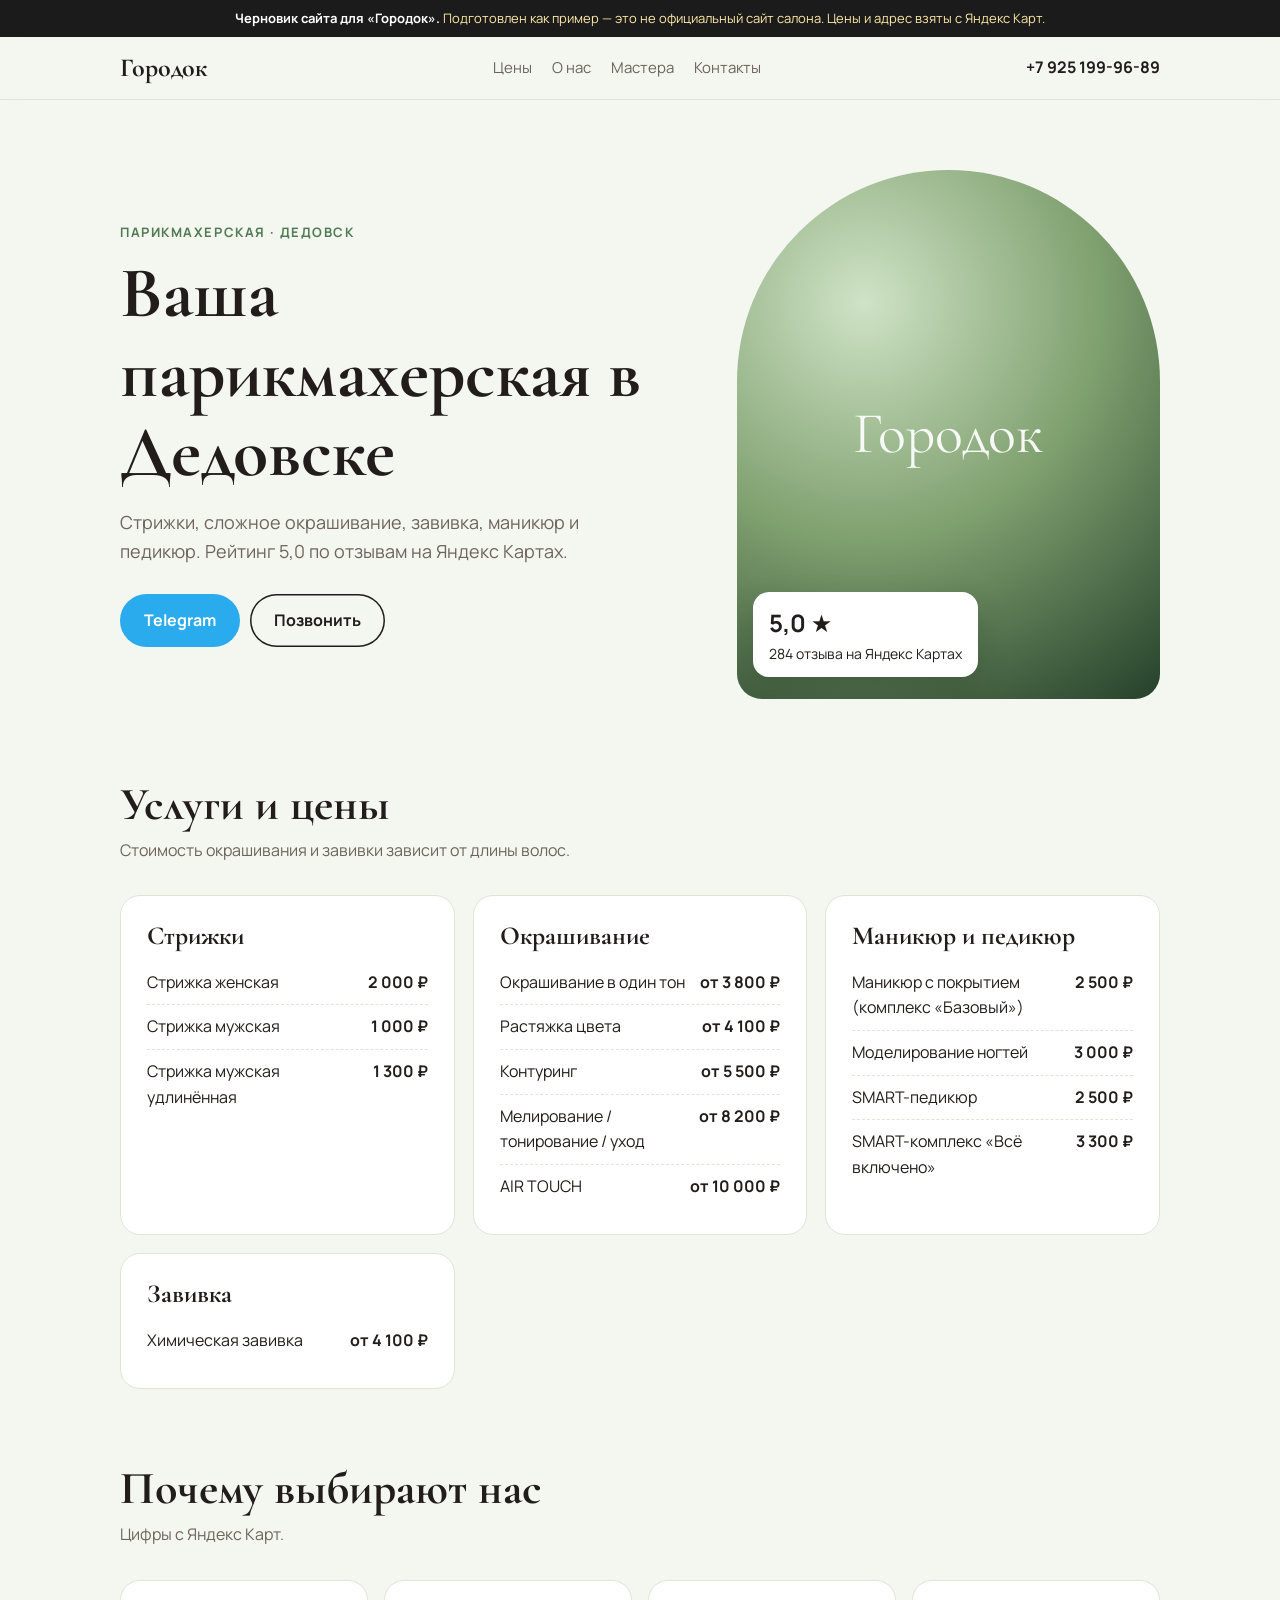
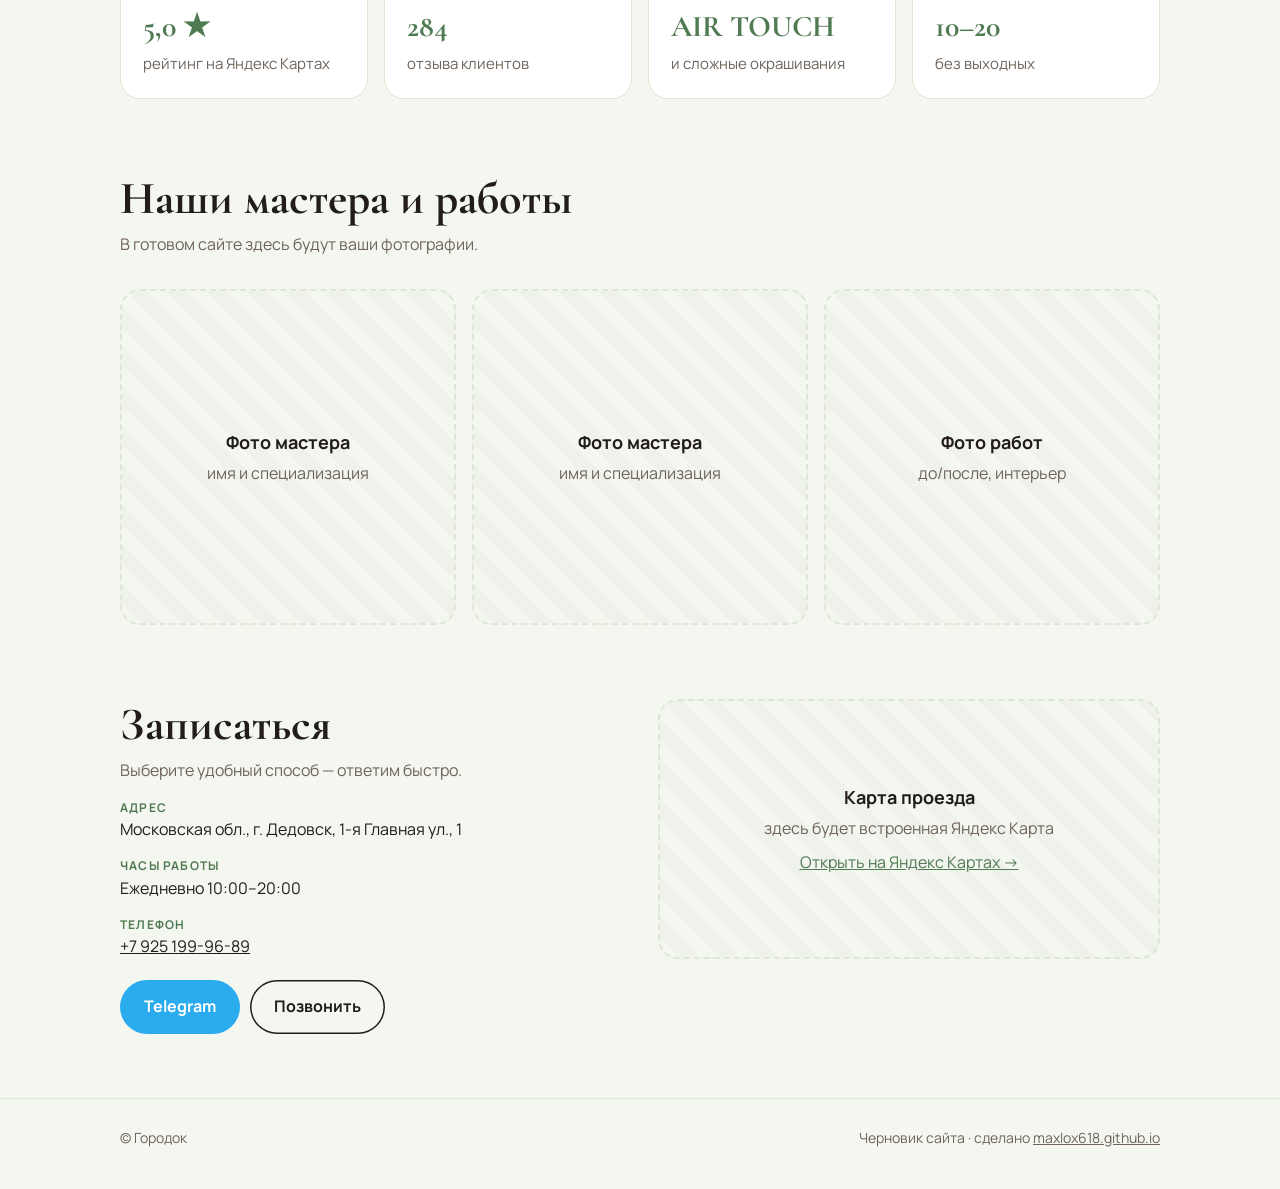
<file: dlya/gorodok/index.html>
<!doctype html>
<html lang="ru">
<head>
<meta charset="utf-8">
<meta name="viewport" content="width=device-width, initial-scale=1">
<meta name="robots" content="noindex">
<title>Городок — черновик сайта</title>
<link rel="preconnect" href="https://fonts.googleapis.com">
<link href="https://fonts.googleapis.com/css2?family=Cormorant+Garamond:wght@600;700&family=Manrope:wght@400;500;700&display=swap" rel="stylesheet">
<link rel="stylesheet" href="../draft.css">
</head>
<body>
<script>
// Данные с Яндекс Карт, проверено 2026-11-21.
window.SALON = {
  name: "Городок", type: "Парикмахерская", city: "Дедовск", cityIn: "Дедовске",
  headline: "Ваша парикмахерская в Дедовске",
  lead: "Стрижки, сложное окрашивание, завивка, маникюр и педикюр. Рейтинг 5,0 по отзывам на Яндекс Картах.",
  rating: "5,0", ratingNote: "284 отзыва на Яндекс Картах",
  phone: "+7 925 199-96-89", wa: "", tg: "https://t.me/+79251999689",
  address: "Московская обл., г. Дедовск, 1-я Главная ул., 1",
  hours: "Ежедневно 10:00–20:00",
  ya: "https://yandex.ru/maps/org/gorodok/1296860639/",
  pricesNote: "Стоимость окрашивания и завивки зависит от длины волос.",
  prices: [
    {cat: "Стрижки", items: [["Стрижка женская","2 000 ₽"],["Стрижка мужская","1 000 ₽"],["Стрижка мужская удлинённая","1 300 ₽"]]},
    {cat: "Окрашивание", items: [["Окрашивание в один тон","от 3 800 ₽"],["Растяжка цвета","от 4 100 ₽"],["Контуринг","от 5 500 ₽"],["Мелирование / тонирование / уход","от 8 200 ₽"],["AIR TOUCH","от 10 000 ₽"]]},
    {cat: "Маникюр и педикюр", items: [["Маникюр с покрытием (комплекс «Базовый»)","2 500 ₽"],["Моделирование ногтей","3 000 ₽"],["SMART-педикюр","2 500 ₽"],["SMART-комплекс «Всё включено»","3 300 ₽"]]},
    {cat: "Завивка", items: [["Химическая завивка","от 4 100 ₽"]]}
  ],
  pricesMore: "",
  facts: [["5,0 ★","рейтинг на Яндекс Картах"],["284","отзыва клиентов"],["AIR TOUCH","и сложные окрашивания"],["10–20","без выходных"]],
  theme: {accent:"#4f7a52", hero1:"#cfe3c6", hero2:"#7fa06f", hero3:"#25402a", bg:"#f4f6f0", line:"#dfe6d6"}
};
</script>
<script src="../draft.js"></script>
</body>
</html>
</file>
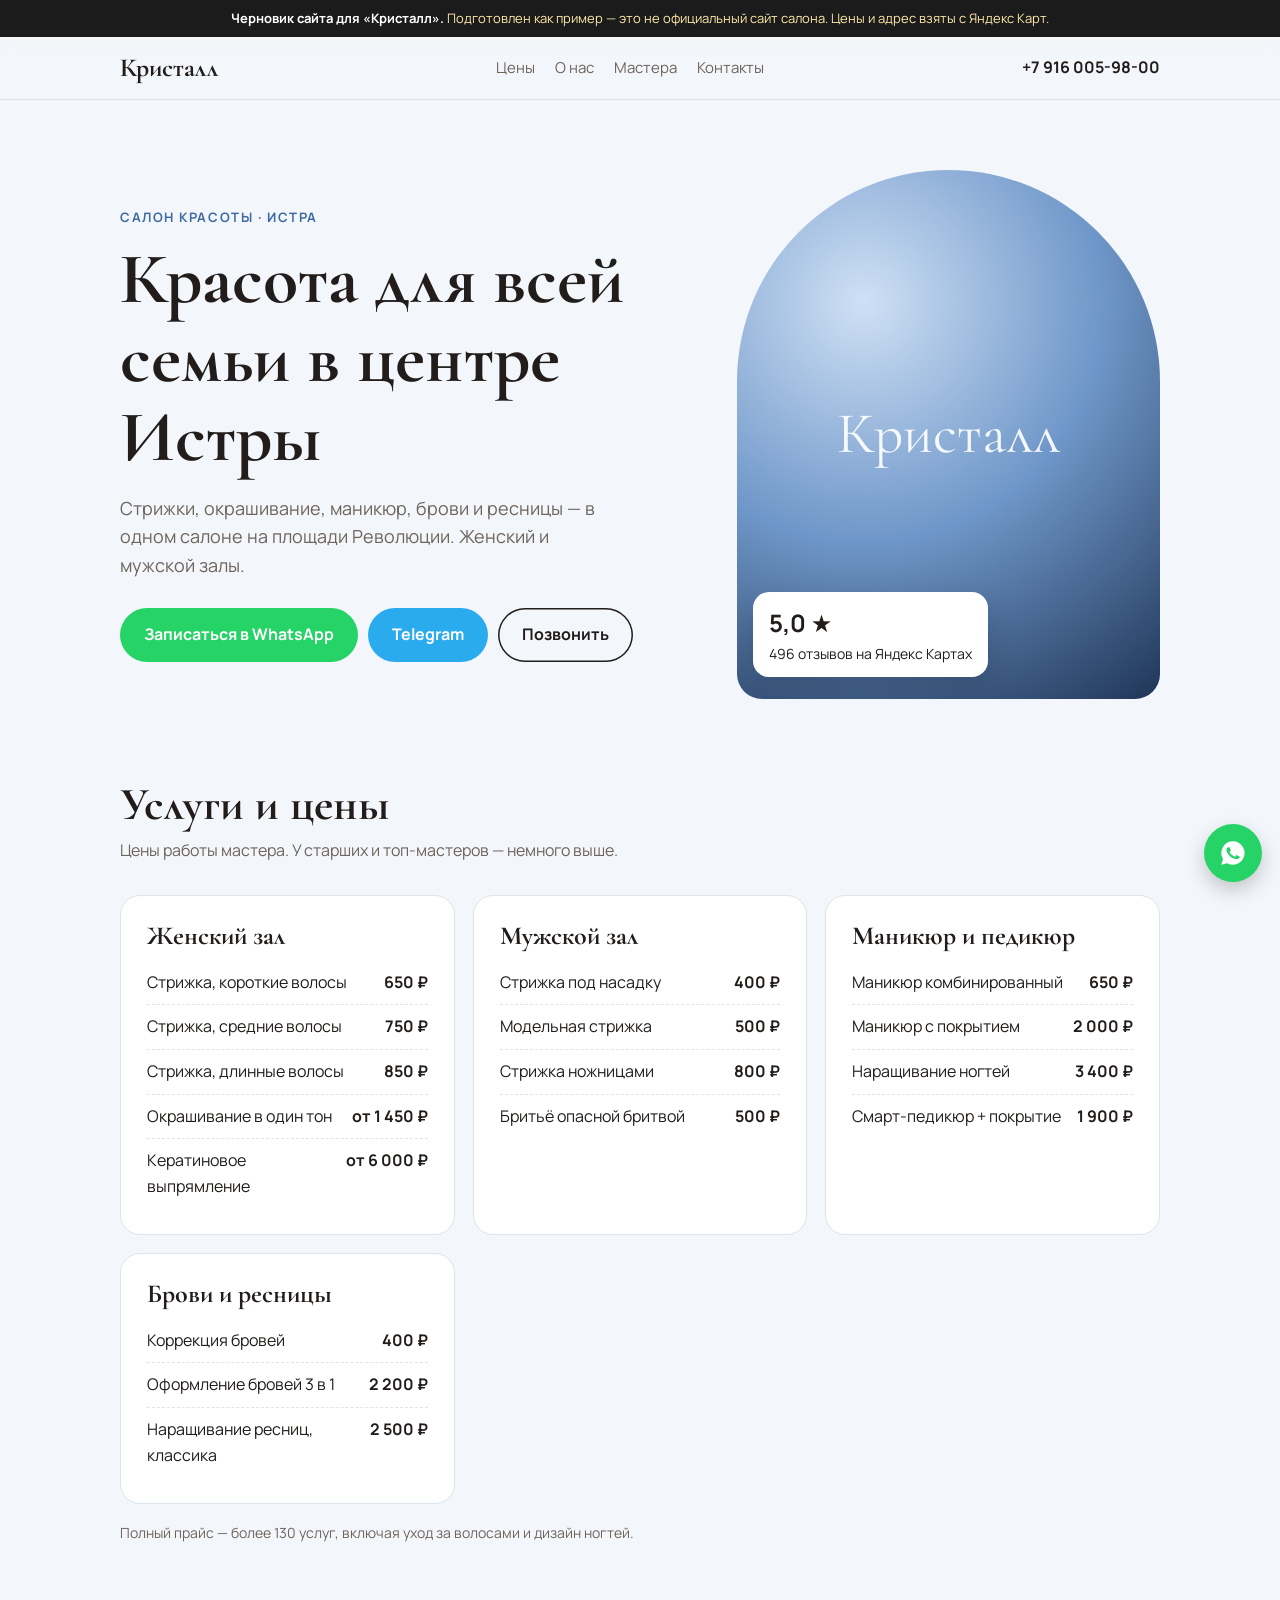
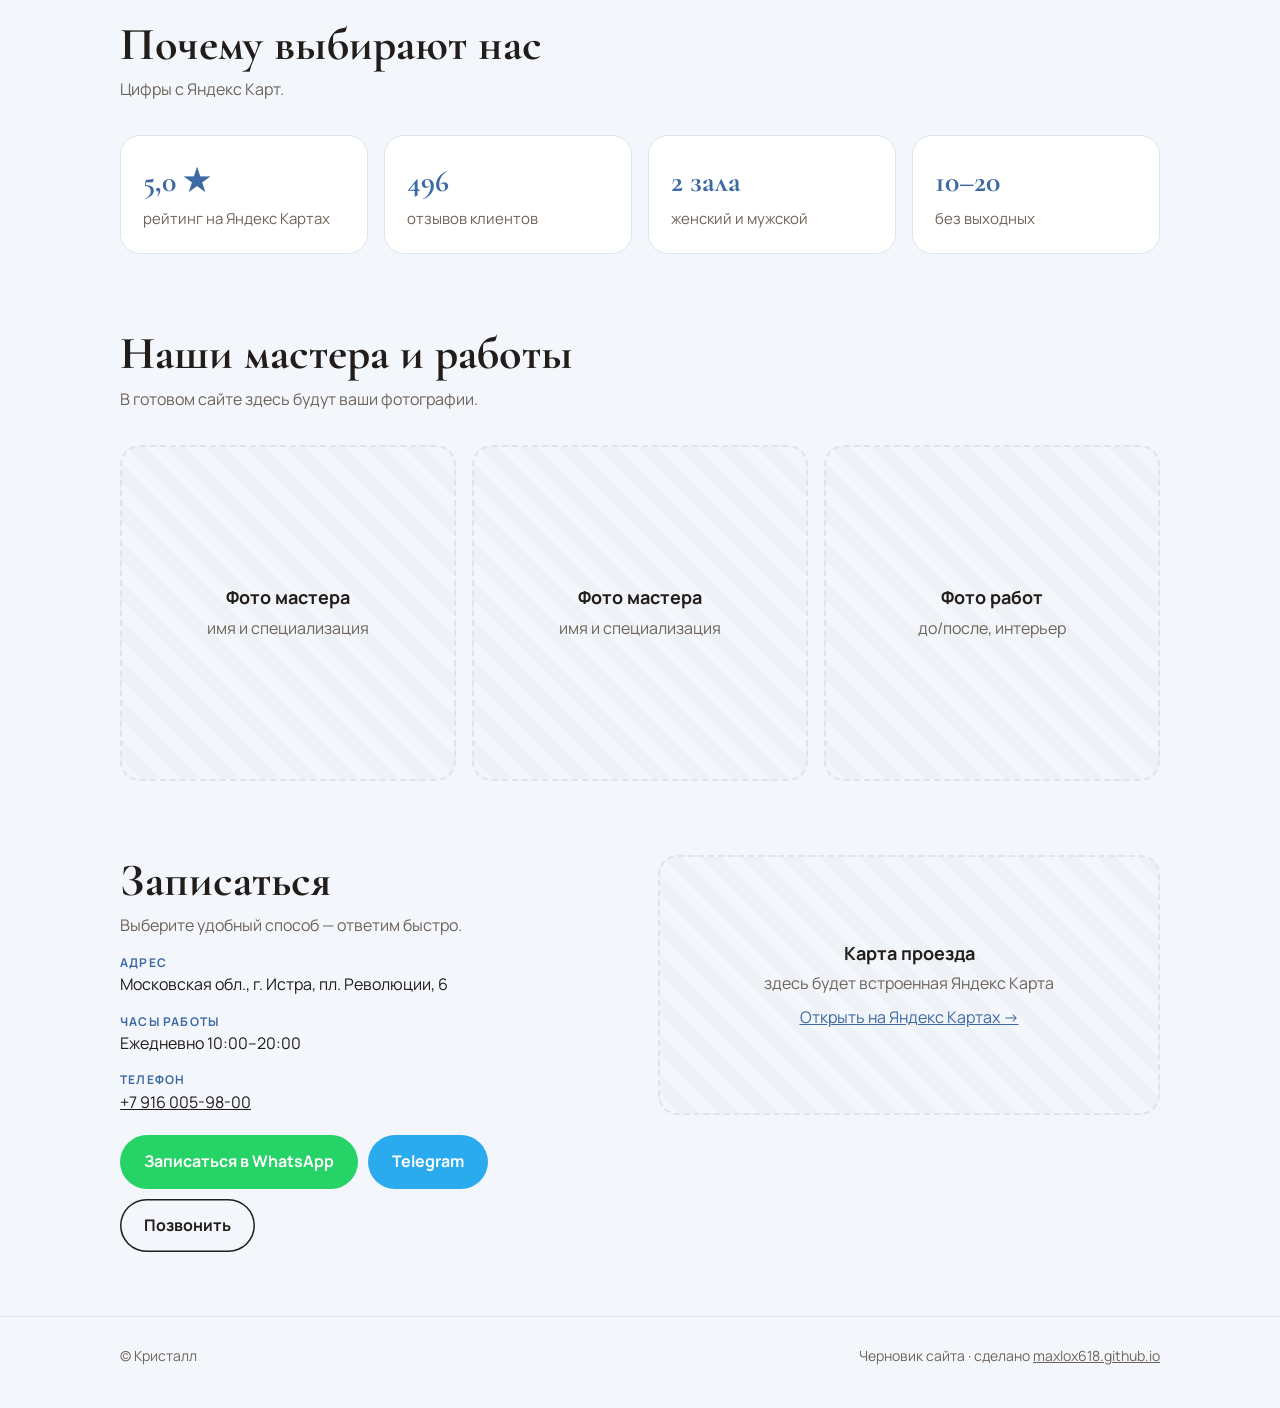
<file: dlya/kristall/index.html>
<!doctype html>
<html lang="ru">
<head>
<meta charset="utf-8">
<meta name="viewport" content="width=device-width, initial-scale=1">
<meta name="robots" content="noindex">
<title>Кристалл — черновик сайта</title>
<link rel="preconnect" href="https://fonts.googleapis.com">
<link href="https://fonts.googleapis.com/css2?family=Cormorant+Garamond:wght@600;700&family=Manrope:wght@400;500;700&display=swap" rel="stylesheet">
<link rel="stylesheet" href="../draft.css">
</head>
<body>
<script>
// Данные с Яндекс Карт, проверено 2026-11-21.
window.SALON = {
  name: "Кристалл", type: "Салон красоты", city: "Истра", cityIn: "Истре",
  headline: "Красота для всей семьи в центре Истры",
  lead: "Стрижки, окрашивание, маникюр, брови и ресницы — в одном салоне на площади Революции. Женский и мужской залы.",
  rating: "5,0", ratingNote: "496 отзывов на Яндекс Картах",
  phone: "+7 916 005-98-00", wa: "79168509800", tg: "https://t.me/+79168509800",
  address: "Московская обл., г. Истра, пл. Революции, 6",
  hours: "Ежедневно 10:00–20:00",
  ya: "https://yandex.ru/maps/org/kristall/93062912346/",
  pricesNote: "Цены работы мастера. У старших и топ-мастеров — немного выше.",
  prices: [
    {cat: "Женский зал", items: [["Стрижка, короткие волосы","650 ₽"],["Стрижка, средние волосы","750 ₽"],["Стрижка, длинные волосы","850 ₽"],["Окрашивание в один тон","от 1 450 ₽"],["Кератиновое выпрямление","от 6 000 ₽"]]},
    {cat: "Мужской зал", items: [["Стрижка под насадку","400 ₽"],["Модельная стрижка","500 ₽"],["Стрижка ножницами","800 ₽"],["Бритьё опасной бритвой","500 ₽"]]},
    {cat: "Маникюр и педикюр", items: [["Маникюр комбинированный","650 ₽"],["Маникюр с покрытием","2 000 ₽"],["Наращивание ногтей","3 400 ₽"],["Смарт-педикюр + покрытие","1 900 ₽"]]},
    {cat: "Брови и ресницы", items: [["Коррекция бровей","400 ₽"],["Оформление бровей 3 в 1","2 200 ₽"],["Наращивание ресниц, классика","2 500 ₽"]]}
  ],
  pricesMore: "Полный прайс — более 130 услуг, включая уход за волосами и дизайн ногтей.",
  facts: [["5,0 ★","рейтинг на Яндекс Картах"],["496","отзывов клиентов"],["2 зала","женский и мужской"],["10–20","без выходных"]],
  theme: {accent:"#3d6aa3", hero1:"#cfe0f5", hero2:"#6f97c9", hero3:"#1f3557", bg:"#f3f6fa", line:"#dce4ee"}
};
</script>
<script src="../draft.js"></script>
</body>
</html>
</file>
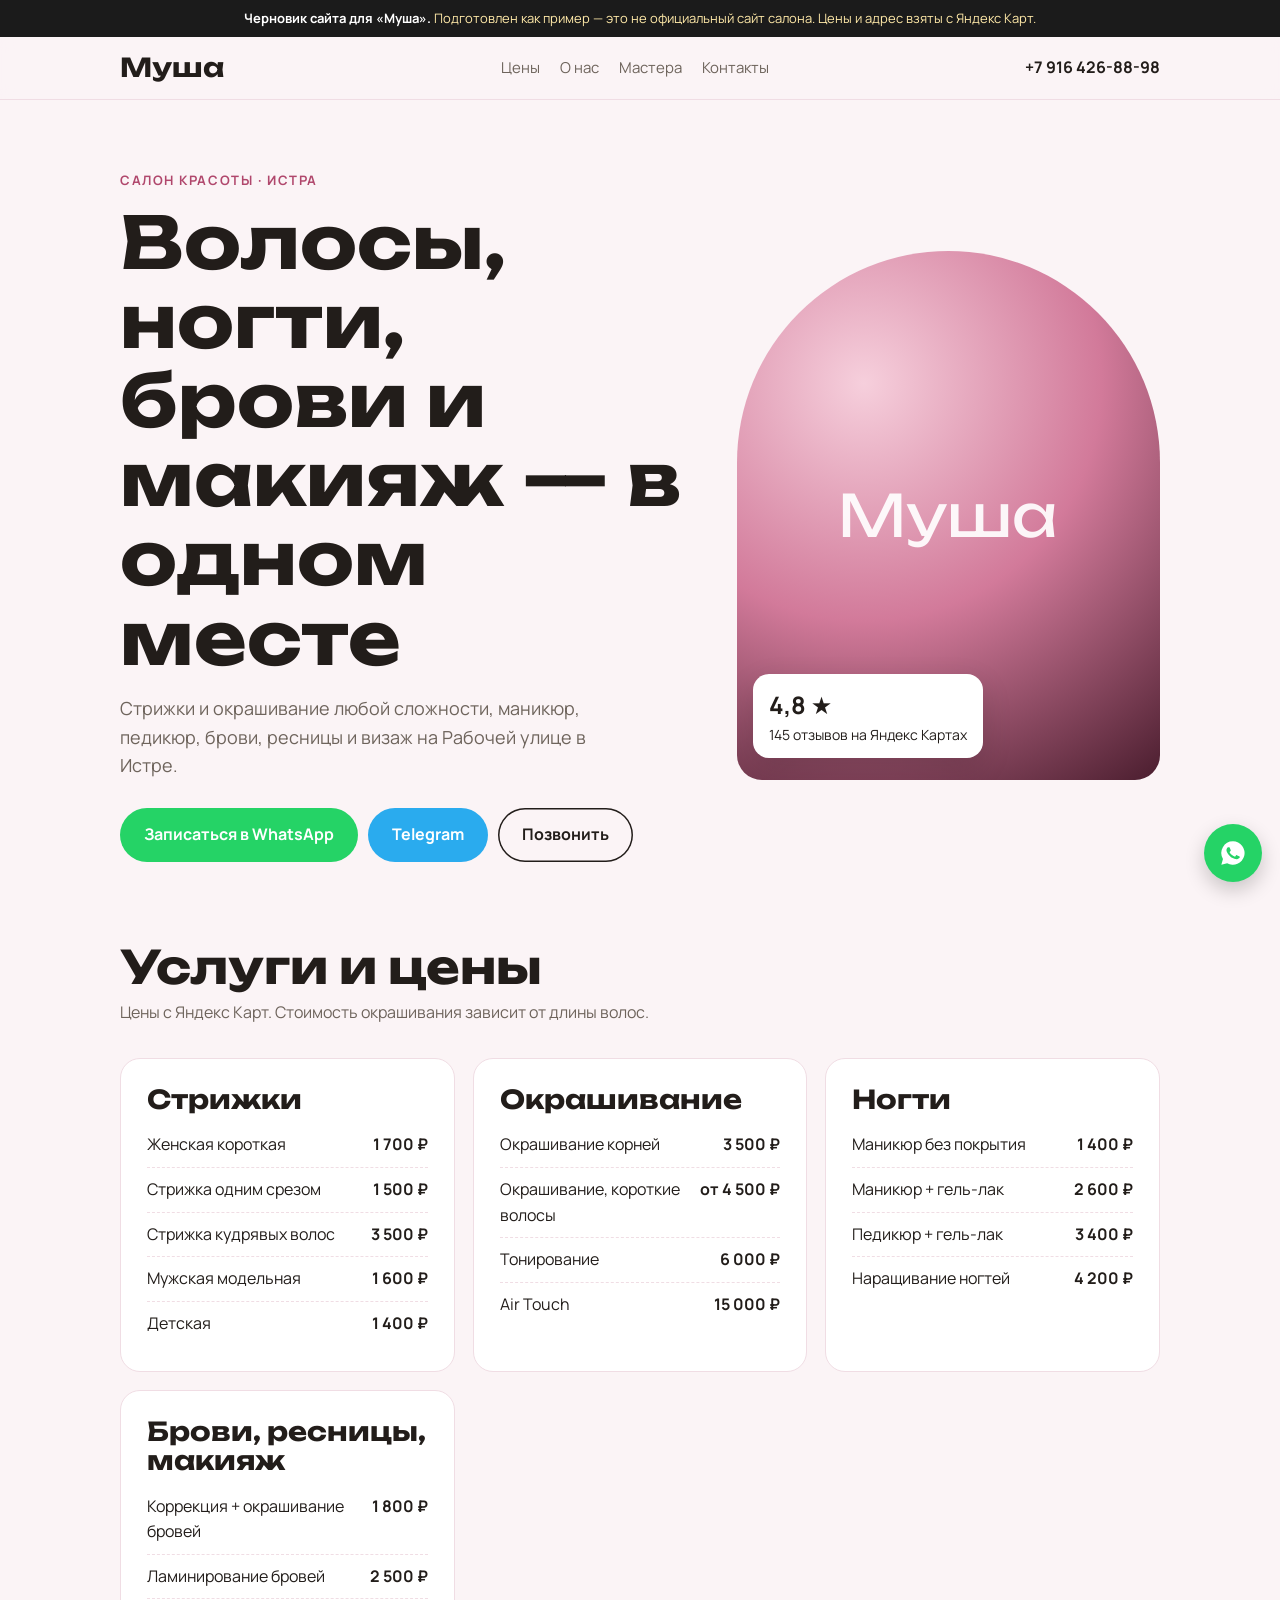
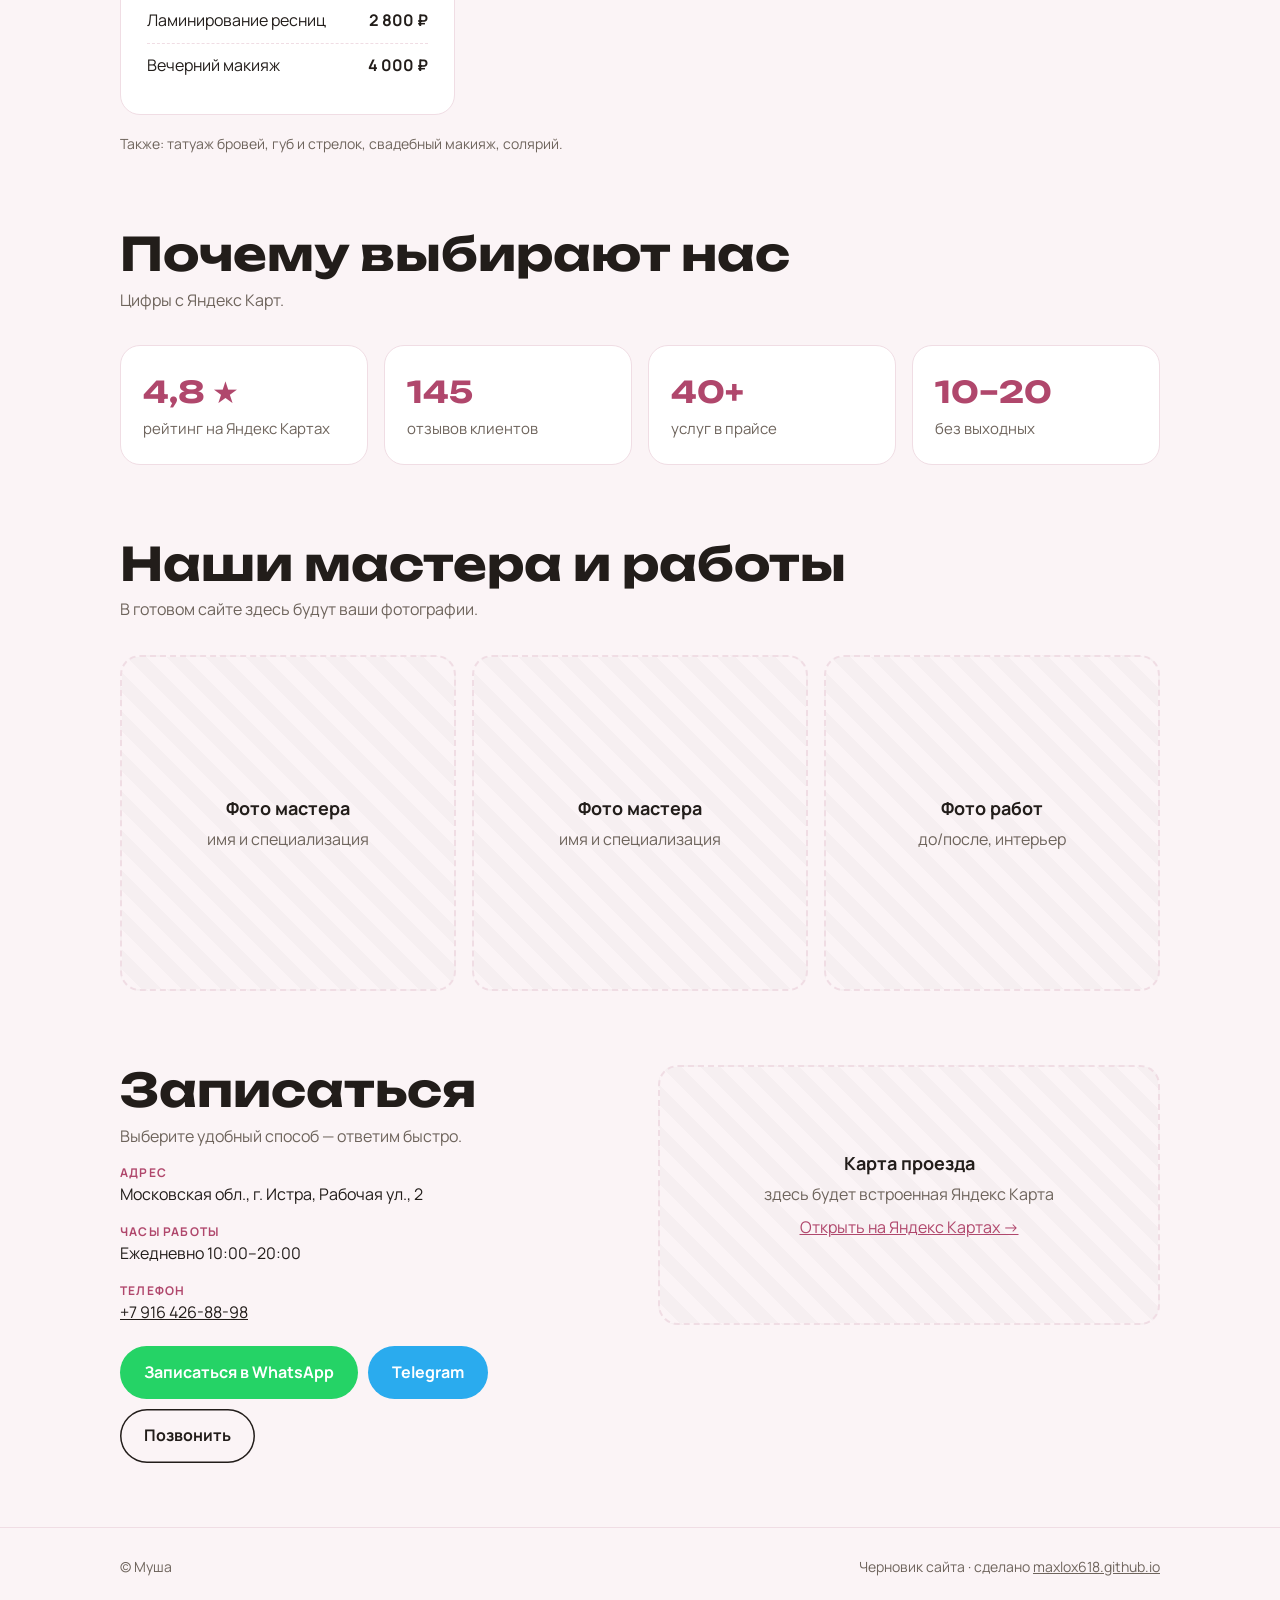
<file: dlya/musha/index.html>
<!doctype html>
<html lang="ru">
<head>
<meta charset="utf-8">
<meta name="viewport" content="width=device-width, initial-scale=1">
<meta name="robots" content="noindex">
<title>Муша — черновик сайта</title>
<link rel="preconnect" href="https://fonts.googleapis.com">
<link href="https://fonts.googleapis.com/css2?family=Unbounded:wght@600;700&family=Manrope:wght@400;500;700&display=swap" rel="stylesheet">
<link rel="stylesheet" href="../draft.css">
</head>
<body>
<script>
// Данные с Яндекс Карт, проверено 2026-11-21.
window.SALON = {
  name: "Муша", type: "Салон красоты", city: "Истра", cityIn: "Истре",
  headline: "Волосы, ногти, брови и макияж — в одном месте",
  lead: "Стрижки и окрашивание любой сложности, маникюр, педикюр, брови, ресницы и визаж на Рабочей улице в Истре.",
  rating: "4,8", ratingNote: "145 отзывов на Яндекс Картах",
  phone: "+7 916 426-88-98", wa: "79164268898", tg: "https://t.me/mushabeauty",
  address: "Московская обл., г. Истра, Рабочая ул., 2",
  hours: "Ежедневно 10:00–20:00",
  ya: "https://yandex.ru/maps/org/musha/134374984188/",
  pricesNote: "Цены с Яндекс Карт. Стоимость окрашивания зависит от длины волос.",
  prices: [
    {cat: "Стрижки", items: [["Женская короткая","1 700 ₽"],["Стрижка одним срезом","1 500 ₽"],["Стрижка кудрявых волос","3 500 ₽"],["Мужская модельная","1 600 ₽"],["Детская","1 400 ₽"]]},
    {cat: "Окрашивание", items: [["Окрашивание корней","3 500 ₽"],["Окрашивание, короткие волосы","от 4 500 ₽"],["Тонирование","6 000 ₽"],["Air Touch","15 000 ₽"]]},
    {cat: "Ногти", items: [["Маникюр без покрытия","1 400 ₽"],["Маникюр + гель-лак","2 600 ₽"],["Педикюр + гель-лак","3 400 ₽"],["Наращивание ногтей","4 200 ₽"]]},
    {cat: "Брови, ресницы, макияж", items: [["Коррекция + окрашивание бровей","1 800 ₽"],["Ламинирование бровей","2 500 ₽"],["Ламинирование ресниц","2 800 ₽"],["Вечерний макияж","4 000 ₽"]]}
  ],
  pricesMore: "Также: татуаж бровей, губ и стрелок, свадебный макияж, солярий.",
  facts: [["4,8 ★","рейтинг на Яндекс Картах"],["145","отзывов клиентов"],["40+","услуг в прайсе"],["10–20","без выходных"]],
  theme: {accent:"#b0476c", hero1:"#f6cfdc", hero2:"#d27a9a", hero3:"#4a1d2e", bg:"#fbf4f6", line:"#f0dde4", head:"Unbounded, system-ui, sans-serif"}
};
</script>
<script src="../draft.js"></script>
</body>
</html>
</file>
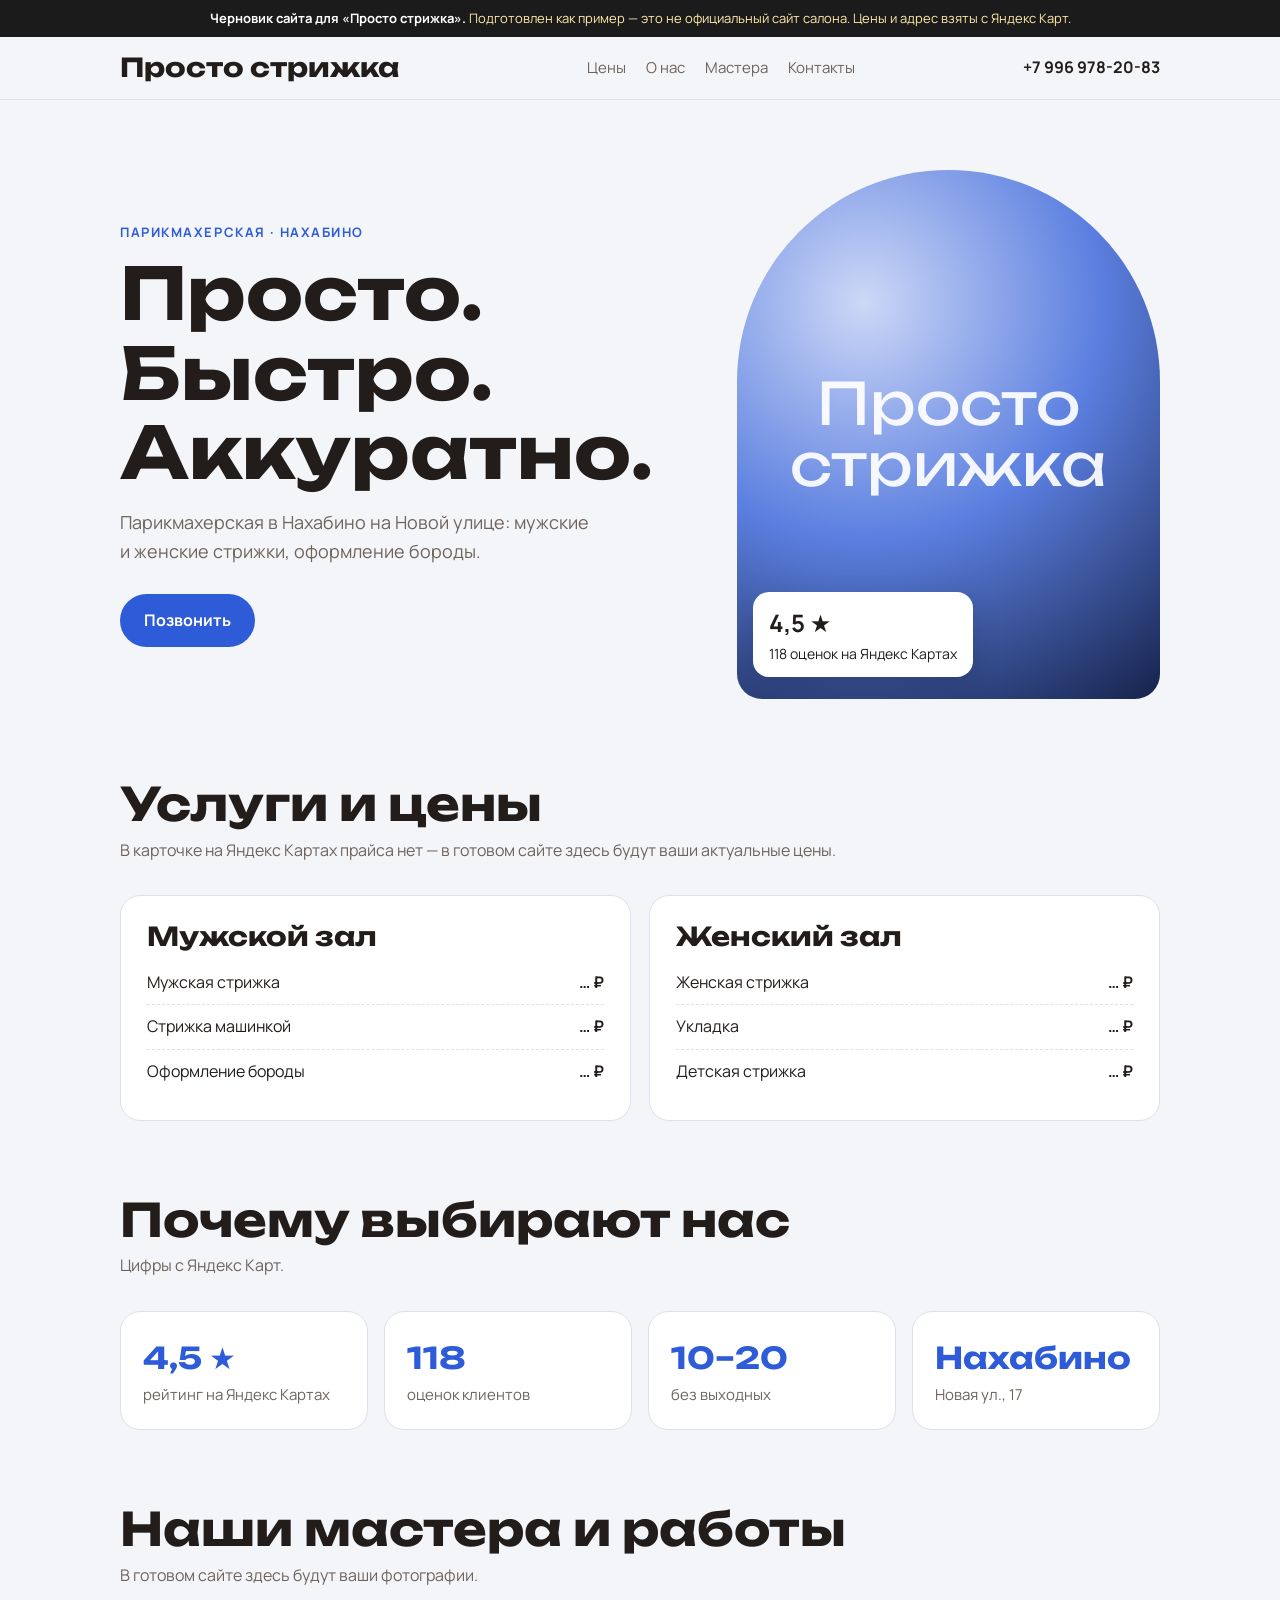
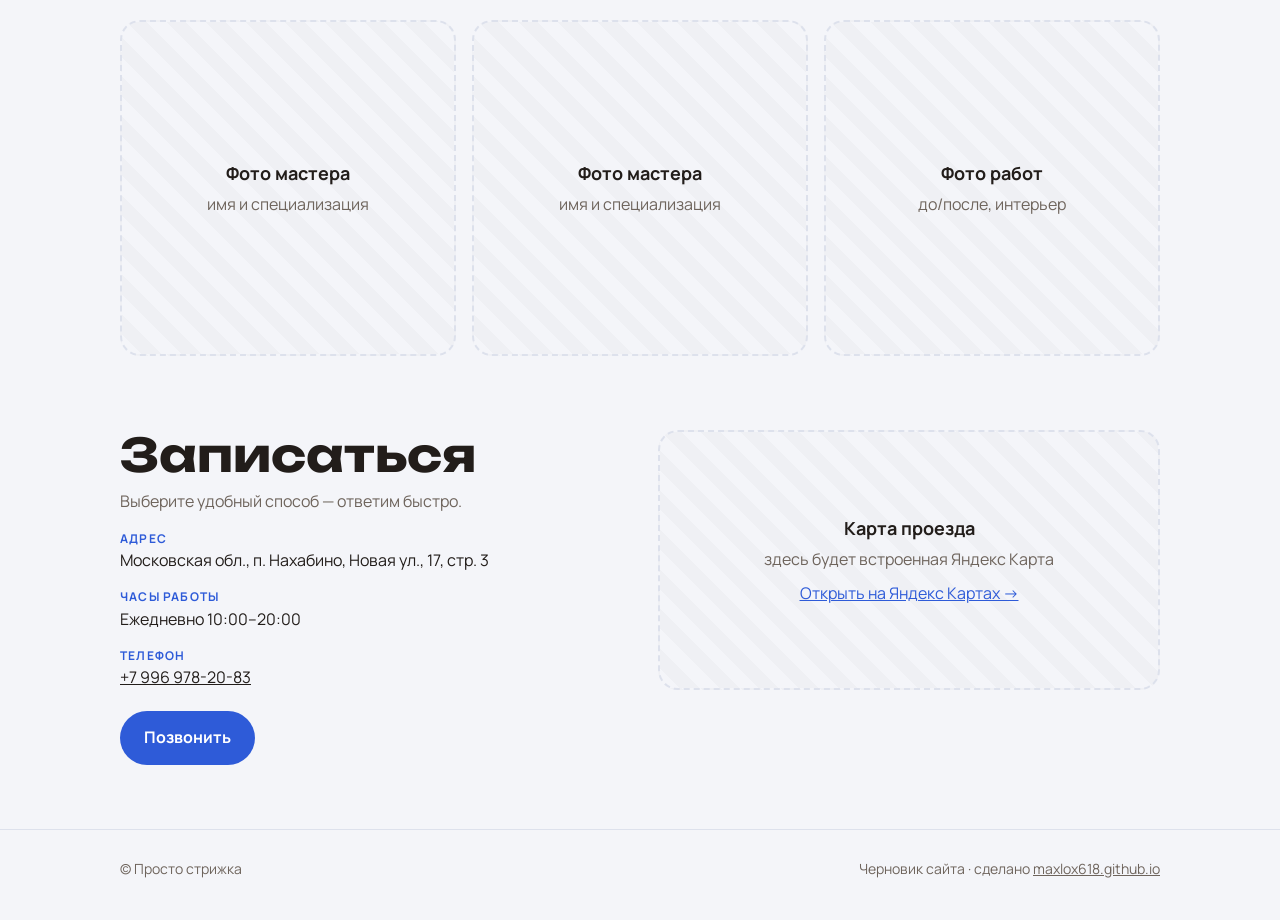
<file: dlya/prosto-strizhka/index.html>
<!doctype html>
<html lang="ru">
<head>
<meta charset="utf-8">
<meta name="viewport" content="width=device-width, initial-scale=1">
<meta name="robots" content="noindex">
<title>Просто стрижка — черновик сайта</title>
<link rel="preconnect" href="https://fonts.googleapis.com">
<link href="https://fonts.googleapis.com/css2?family=Unbounded:wght@600;700&family=Manrope:wght@400;500;700&display=swap" rel="stylesheet">
<link rel="stylesheet" href="../draft.css">
</head>
<body>
<script>
// Данные с Яндекс Карт, проверено 2026-11-21. Прайса в карточке нет — цены оставлены пустыми.
window.SALON = {
  name: "Просто стрижка", type: "Парикмахерская", city: "Нахабино", cityIn: "Нахабино",
  headline: "Просто. Быстро. Аккуратно.",
  lead: "Парикмахерская в Нахабино на Новой улице: мужские и женские стрижки, оформление бороды.",
  rating: "4,5", ratingNote: "118 оценок на Яндекс Картах",
  phone: "+7 996 978-20-83", wa: "", tg: "",
  address: "Московская обл., п. Нахабино, Новая ул., 17, стр. 3",
  hours: "Ежедневно 10:00–20:00",
  ya: "https://yandex.ru/maps/org/prosto_strizhka/35455127460/",
  pricesNote: "В карточке на Яндекс Картах прайса нет — в готовом сайте здесь будут ваши актуальные цены.",
  prices: [
    {cat: "Мужской зал", items: [["Мужская стрижка","… ₽"],["Стрижка машинкой","… ₽"],["Оформление бороды","… ₽"]]},
    {cat: "Женский зал", items: [["Женская стрижка","… ₽"],["Укладка","… ₽"],["Детская стрижка","… ₽"]]}
  ],
  pricesMore: "",
  facts: [["4,5 ★","рейтинг на Яндекс Картах"],["118","оценок клиентов"],["10–20","без выходных"],["Нахабино","Новая ул., 17"]],
  theme: {accent:"#2e5bd8", hero1:"#cdd8f7", hero2:"#5b7fe0", hero3:"#16224a", bg:"#f4f5f9", line:"#dde1ec", head:"Unbounded, system-ui, sans-serif"}
};
</script>
<script src="../draft.js"></script>
</body>
</html>
</file>
<file: dlya/draft.css>
/* Общий стиль персональных черновиков. Цвета задаются в каждом черновике через --accent и т.д. */
:root{
  --bg:#f7f3ee; --surface:#fff; --ink:#221d1a; --muted:#6e645c; --line:#e6ddd3;
  --accent:#9c5b3c; --accent-ink:#fff; --hero1:#d9a582; --hero2:#9c5b3c; --hero3:#3b2519;
  --head:"Cormorant Garamond",Georgia,serif;
}
*{box-sizing:border-box;margin:0;padding:0}
html{scroll-behavior:smooth}
body{background:var(--bg);color:var(--ink);font:16px/1.6 Manrope,system-ui,sans-serif}
h1,h2,h3{font-family:var(--head);font-weight:700;line-height:1.1}
a{color:inherit}
.wrap{max-width:1080px;margin:0 auto;padding:0 20px}

.draft{background:#1b1b1b;color:#ffe9a8;font-size:13px;text-align:center;padding:8px 16px}
.draft b{color:#fff}

header{position:sticky;top:0;z-index:5;background:color-mix(in srgb,var(--bg) 92%,transparent);backdrop-filter:blur(8px);border-bottom:1px solid var(--line)}
header .wrap{display:flex;justify-content:space-between;align-items:center;height:62px;gap:12px}
.logo{font-family:var(--head);font-size:26px;font-weight:700;text-decoration:none;white-space:nowrap}
nav a{margin-left:20px;text-decoration:none;color:var(--muted);font-size:15px}
nav a:hover{color:var(--ink)}
@media(max-width:760px){nav{display:none}}
.tel{font-weight:700;text-decoration:none;white-space:nowrap}

.btn{display:inline-flex;align-items:center;gap:8px;background:var(--accent);color:var(--accent-ink);text-decoration:none;
  padding:14px 24px;border-radius:999px;font-weight:700;border:0;cursor:pointer;font-size:16px;transition:.2s}
.btn:hover{filter:brightness(1.08);transform:translateY(-1px)}
.btn.ghost{background:transparent;color:var(--ink);box-shadow:inset 0 0 0 1.5px var(--ink)}
.btn.wa{background:#25d366;color:#fff}
.btn.tg{background:#2aabee;color:#fff}

.hero{padding:70px 0 60px}
.hero .wrap{display:grid;grid-template-columns:1.15fr .85fr;gap:44px;align-items:center}
.kicker{color:var(--accent);font-weight:700;letter-spacing:.12em;text-transform:uppercase;font-size:13px}
.hero h1{font-size:clamp(30px,8vw,72px);margin:12px 0 16px;hyphens:auto;overflow-wrap:break-word}
.hero p{color:var(--muted);font-size:18px;max-width:480px;margin-bottom:28px}
.actions{display:flex;gap:10px;flex-wrap:wrap}
.art{aspect-ratio:4/5;border-radius:220px 220px 26px 26px;position:relative;overflow:hidden;
  background:radial-gradient(circle at 30% 25%,var(--hero1) 0,var(--hero2) 48%,var(--hero3) 100%)}
.art .big{position:absolute;inset:0;display:grid;place-items:center;font-family:var(--head);font-size:clamp(32px,5vw,58px);color:rgba(255,255,255,.92);text-align:center;padding:24px;line-height:1.05;overflow-wrap:anywhere}
.rating{position:absolute;left:16px;bottom:22px;background:var(--surface);border-radius:16px;padding:12px 16px;box-shadow:0 10px 30px rgba(0,0,0,.14);font-size:14px}
.rating b{font-size:24px;display:block}
@media(max-width:760px){.hero{padding:36px 0}.hero .wrap{grid-template-columns:1fr}.art{max-width:340px;width:100%;margin:0 auto}}

section{padding:64px 0}
.title{font-size:clamp(32px,5vw,46px);margin-bottom:8px}
.sub{color:var(--muted);margin-bottom:32px}

.prices{display:grid;grid-template-columns:repeat(auto-fit,minmax(300px,1fr));gap:18px}
.card{background:var(--surface);border:1px solid var(--line);border-radius:20px;padding:26px}
.card h3{font-size:26px;margin-bottom:10px}
.row{display:flex;justify-content:space-between;gap:12px;padding:9px 0;border-bottom:1px dashed var(--line)}
.row:last-child{border:0}
.row span:last-child{font-weight:700;white-space:nowrap}
.more{margin-top:18px;color:var(--muted);font-size:14px}

.facts{display:grid;grid-template-columns:repeat(auto-fit,minmax(220px,1fr));gap:16px}
.fact{background:var(--surface);border:1px solid var(--line);border-radius:20px;padding:22px}
.fact b{display:block;font-family:var(--head);font-size:30px;color:var(--accent)}
.fact span{color:var(--muted);font-size:15px}

.ph{border:2px dashed var(--line);border-radius:20px;padding:28px;text-align:center;color:var(--muted);background:repeating-linear-gradient(45deg,transparent 0 14px,rgba(0,0,0,.018) 14px 28px)}
.ph b{display:block;color:var(--ink);font-size:18px;margin-bottom:4px}
.phs{display:grid;grid-template-columns:repeat(auto-fit,minmax(200px,1fr));gap:16px}
.phs .ph{aspect-ratio:1;display:grid;place-content:center}

.contact{display:grid;grid-template-columns:1fr 1fr;gap:36px;align-items:start}
.info p{margin-bottom:14px}
.info b{display:block;font-size:12px;text-transform:uppercase;letter-spacing:.1em;color:var(--accent)}
@media(max-width:760px){.contact{grid-template-columns:1fr}}

footer{padding:28px 0 40px;border-top:1px solid var(--line);color:var(--muted);font-size:14px}
footer .wrap{display:flex;justify-content:space-between;gap:12px;flex-wrap:wrap}
.float{position:fixed;right:18px;bottom:18px;z-index:9;width:58px;height:58px;border-radius:50%;background:#25d366;display:grid;place-items:center;box-shadow:0 8px 20px rgba(0,0,0,.2)}
</file>
